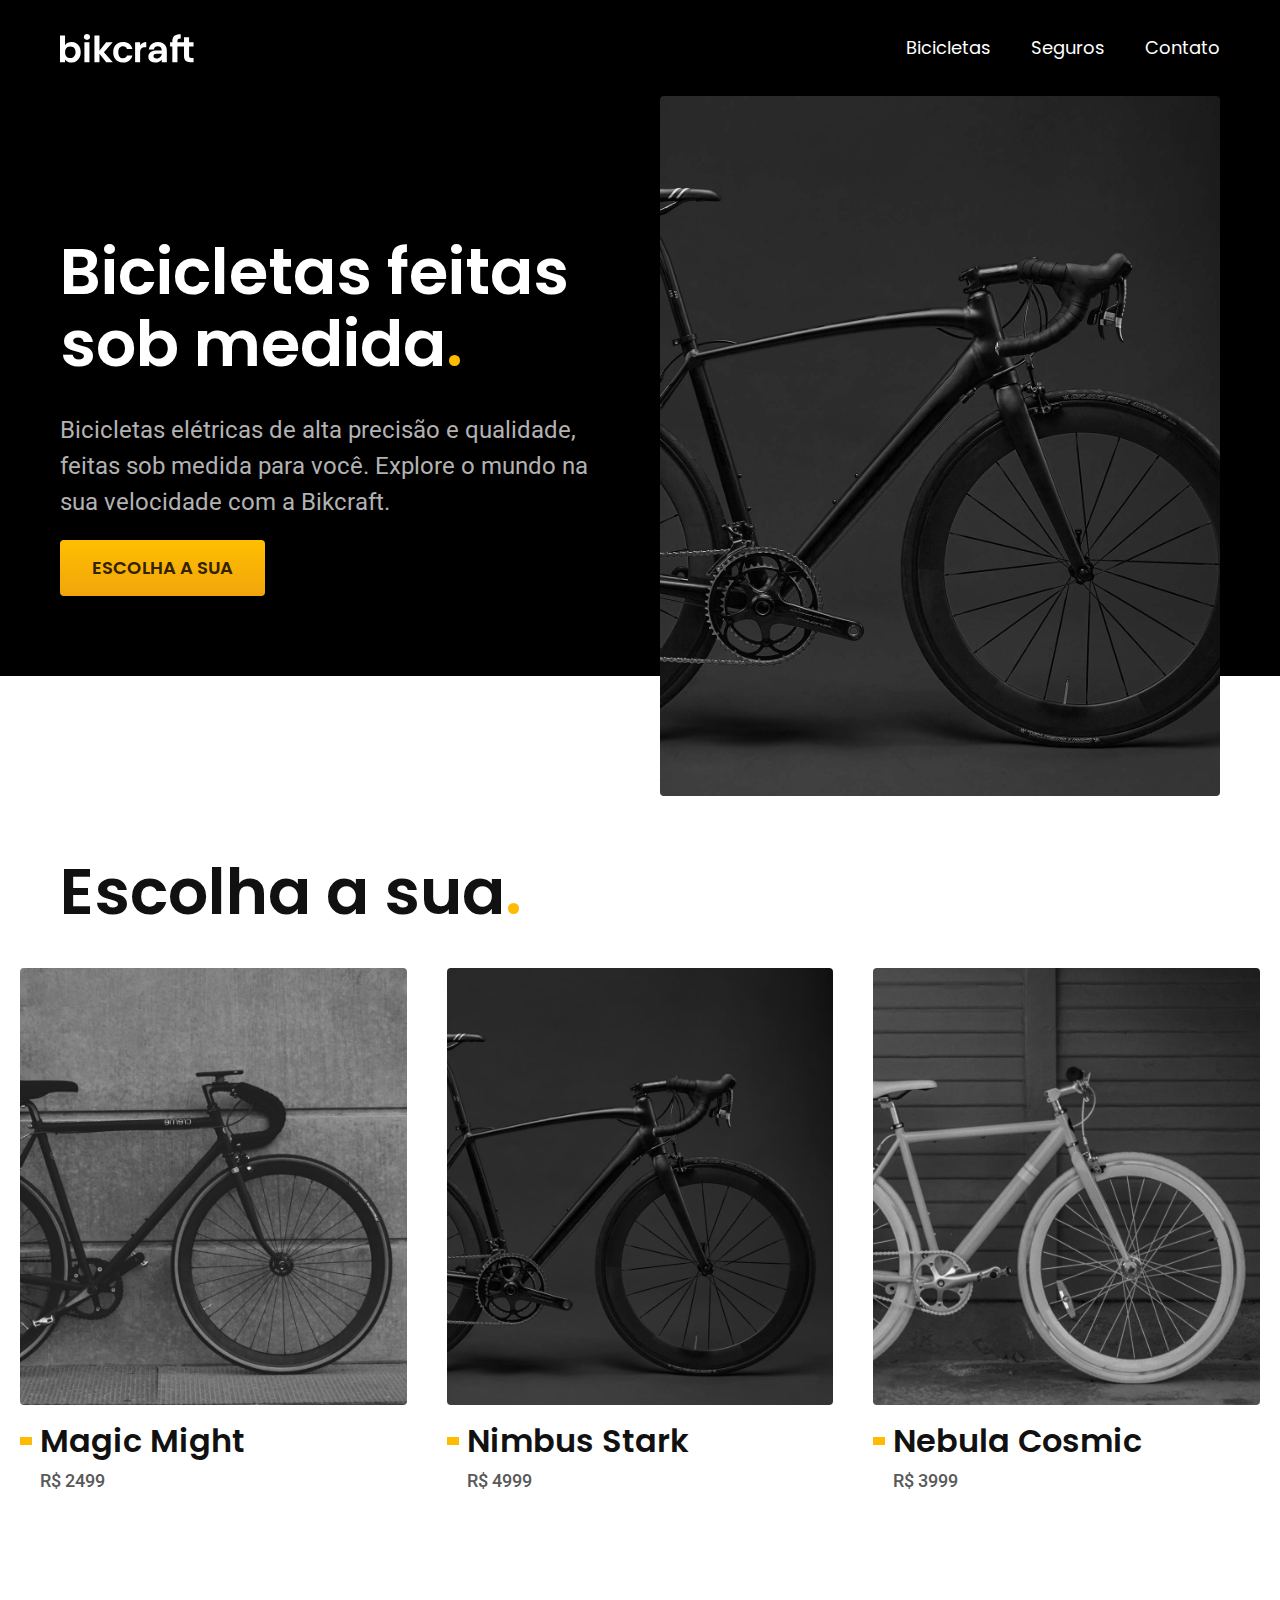
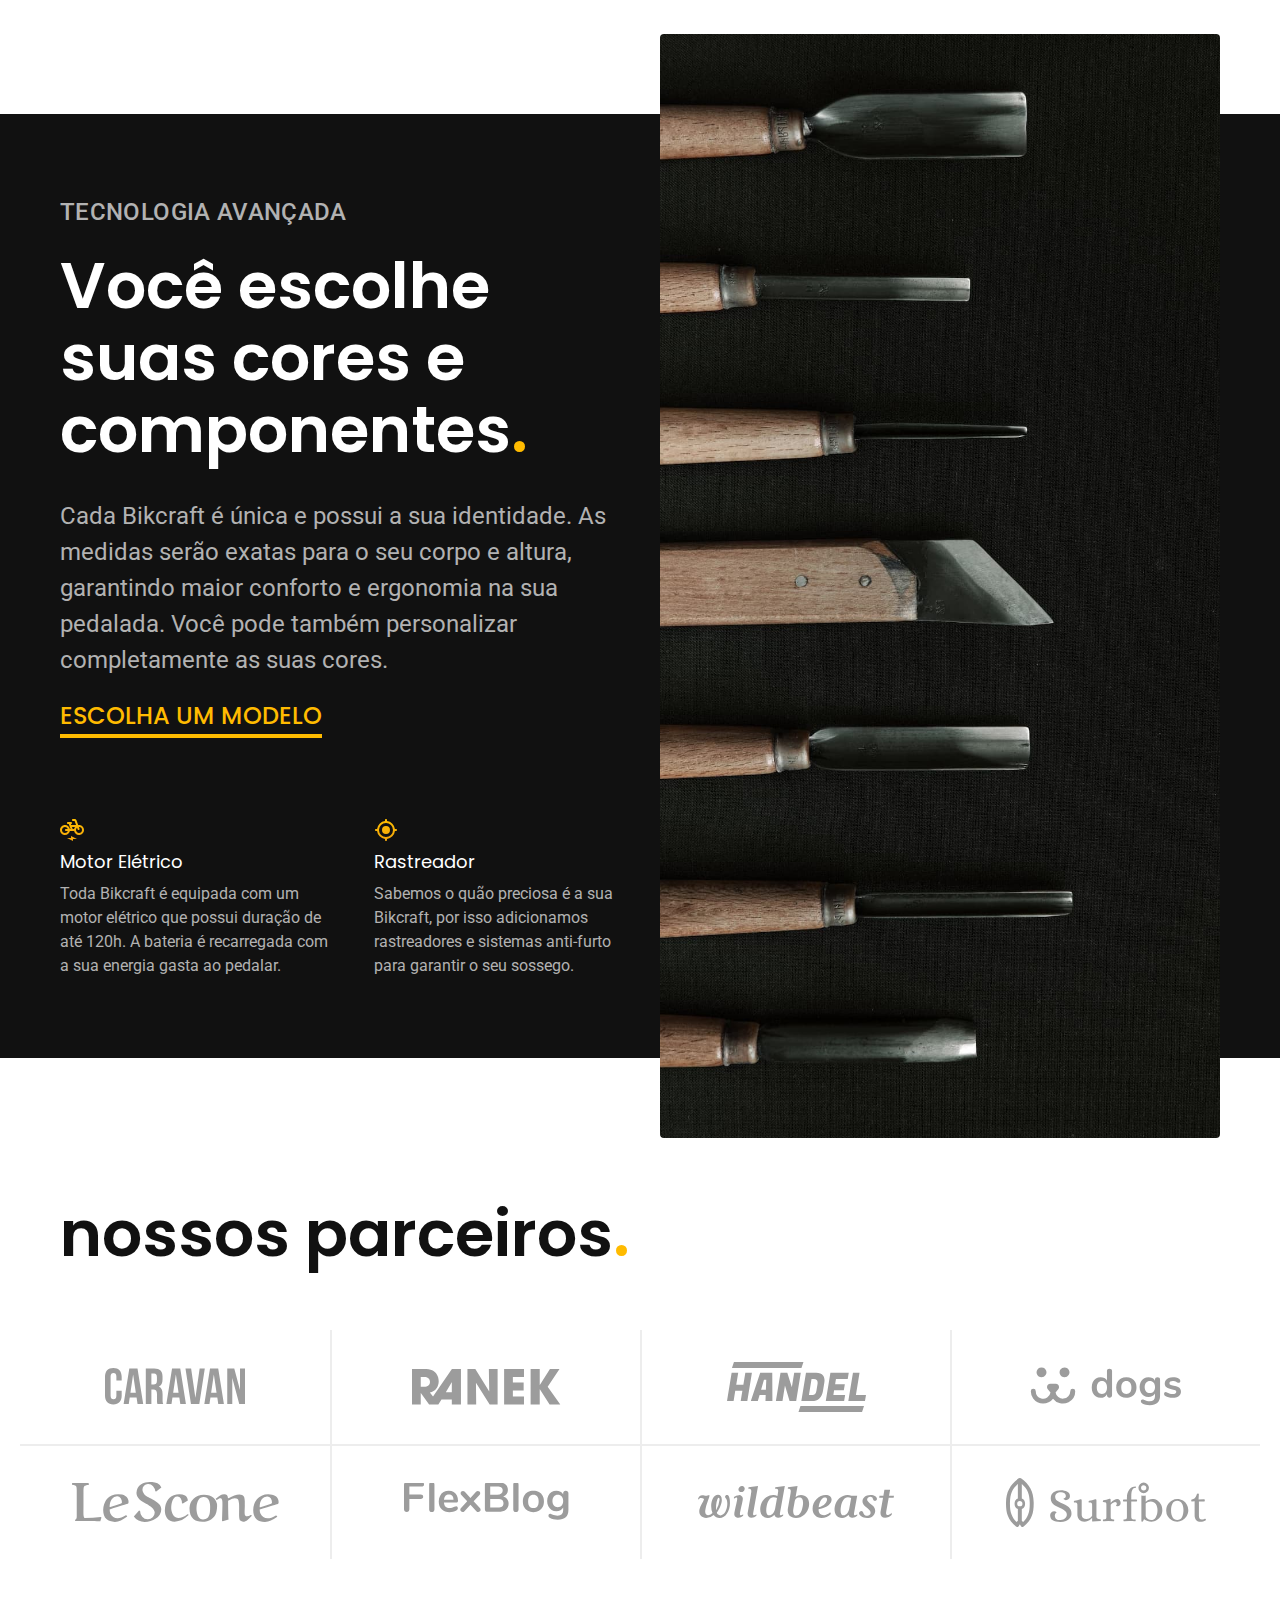
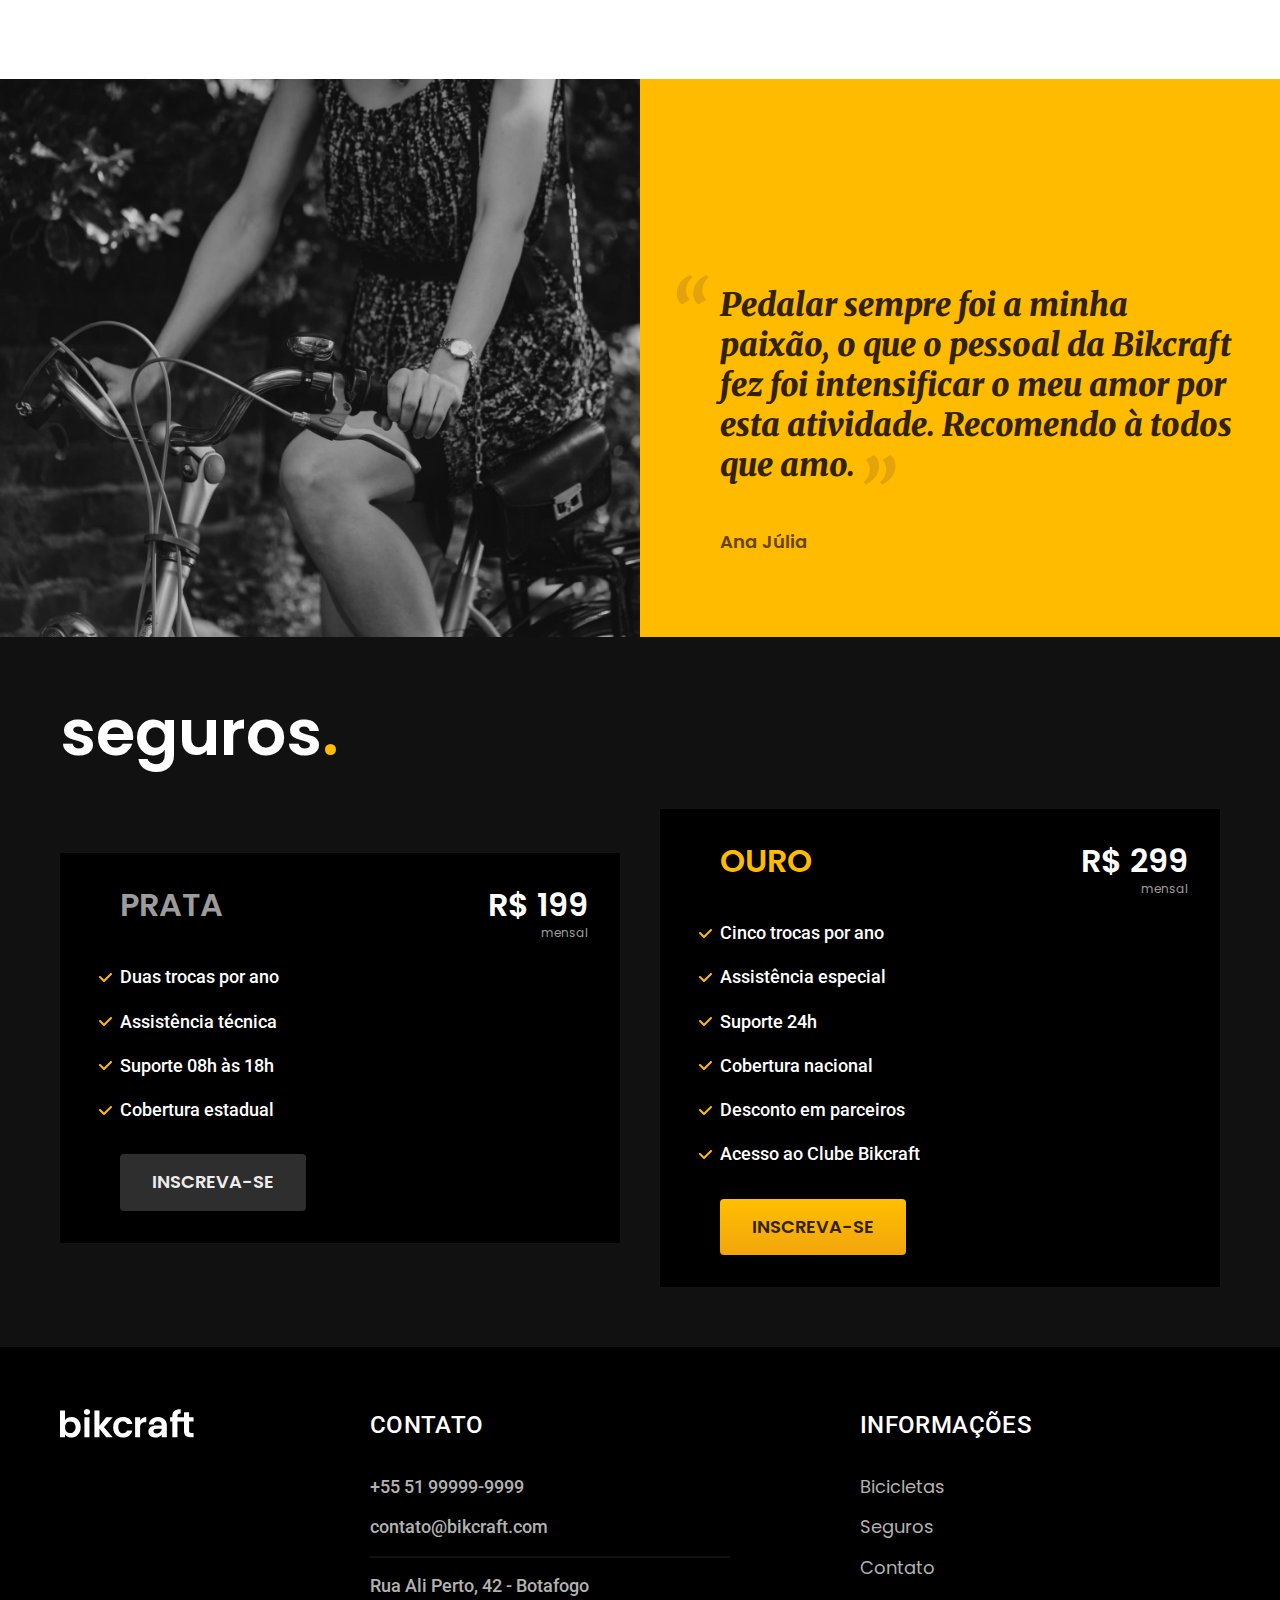
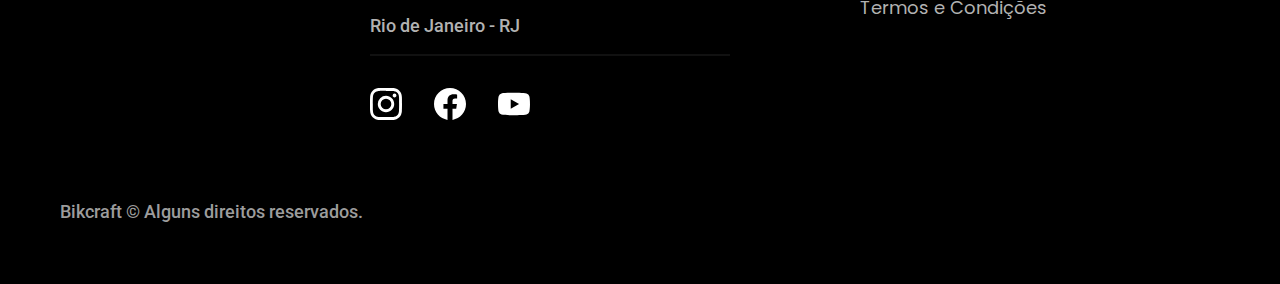
<file: index.html>
<!DOCTYPE html>
<html lang="pt-br">

<head>
  <meta charset="UTF-8">
  <meta name="viewport" content="width=device-width, initial-scale=1.0">

  <title>Bikcraft - Bicicletas Elétricas</title>
  <meta name="description" content="Bicicletas elétricas de alta precisão e qualidade,  feitas sob medida para o cliente. Explore o mundo na sua velocidade com a Bikcraft.">

  <link rel="stylesheet" href="./css/style.css">

  <link rel="preconnect" href="https://fonts.googleapis.com">
  <link rel="preconnect" href="https://fonts.gstatic.com" crossorigin>
  <link href="https://fonts.googleapis.com/css2?family=Merriweather:ital,wght@1,900&family=Poppins:wght@400;600&family=Roboto:wght@400;500&display=swap" rel="stylesheet">

<body>
  <header class="header-bg">
    <div class="header container">
      <a href="./">
        <img src="./img/bikcraft.svg" alt="Bikcraft">
      </a>

      <nav aria-label="primaria">
        <ul class="header-menu font-1-m cor-0">
          <li><a href="./bicicletas.html">Bicicletas</a></li>
          <li><a href="./seguros.html">Seguros</a></li>
          <li><a href="./contato.html">Contato</a></li>
        </ul>
      </nav>
    </div>
  </header>

  <main class="introducao-bg">
    <div class="introducao container">
      <div class="introducao-conteudo">
        <h1 class="font-1-xxl cor-0">Bicicletas feitas sob medida<span class="cor-p1">.</span></h1>
        <p class="font-2-l cor-5">Bicicletas elétricas de alta precisão e qualidade, feitas sob medida para você. Explore o mundo na sua velocidade com a Bikcraft.</p>
        <a class="botao" href="./bicicletas.html">Escolha a sua</a>
      </div>
      <div>
        <img src="./img/fotos/introducao.jpg" alt="Bicicleta elétrica preta.">
      </div>
    </div>
  </main>

  <article class="bicicletas-lista">
    <h2 class="container font-1-xxl">Escolha a sua<span class="cor-p1">.</span></h2>

    <ul>
      <li>
        <a href="./bicicletas/magic.html">
          <img src="./img/bicicletas/magic-home.jpg" alt="Bicicleta preta">
          <h3 class="font-1-xl">Magic Might</h3>
          <span class="font-2-m cor-8">R$ 2499</span>
        </a>
      </li>
      <li>
        <a href="./bicicletas/nimbus.html">
          <img src="./img/bicicletas/nimbus-home.jpg" alt="Bicicleta preta">
          <h3 class="font-1-xl">Nimbus Stark</h3>
          <span class="font-2-m cor-8">R$ 4999</span>
        </a>
      </li>
      <li>
        <a href="./bicicletas/magic.html">
          <img src="./img/bicicletas/nebula-home.jpg" alt="Bicicleta preta">
          <h3 class="font-1-xl">Nebula Cosmic</h3>
          <span class="font-2-m cor-8">R$ 3999</span>
        </a>
      </li>
    </ul>
  </article>

  <article class="tecnologia-bg">
    <div class="tecnologia container">
      <div class="tecnologia-conteudo">
        <span class="font-2-l-b cor-5">Tecnologia Avançada</span>
        <h2 class="font-1-xxl cor-0">Você escolhe suas cores e componentes<span class="cor-p1">.</span></h2>
        <p class="font-2-l cor-5">Cada Bikcraft é única e possui a sua identidade. As medidas serão exatas para o seu corpo e altura, garantindo maior conforto e ergonomia na sua pedalada. Você pode também personalizar completamente as suas cores.</p>
        <a class="link" href="./bicicletas.html">Escolha um modelo</a>
        <div class="tecnologia-vantagens">
          <div>
            <img src="./img/icones/eletrica.svg" alt="">
            <h3 class="font-1-m cor-0">Motor Elétrico</h3>
            <p class="font-2-s cor-5">Toda Bikcraft é equipada com um motor elétrico que possui duração de até 120h. A bateria é recarregada com a sua energia gasta ao pedalar.</p>
          </div>
          <div>
            <img src="./img/icones/rastreador.svg" alt="">
            <h3 class="font-1-m cor-0">Rastreador</h3>
            <p class="font-2-s cor-5">Sabemos o quão preciosa é a sua Bikcraft, por isso adicionamos rastreadores e sistemas anti-furto para garantir o seu sossego.</p>
          </div>
        </div>
      </div>
      <div class="tecnologia-imagem">
        <img src="./img/fotos/tecnologia.jpg" alt="">
      </div>
    </div>
  </article>

  <section class="parceiros" aria-label="Nossos parceiros">
    <h2 class="container font-1-xxl">nossos parceiros<span class="cor-p1">.</span></h2>
    <ul>
      <li><img src="./img/parceiros/caravan.svg" alt="caravan"></li>
      <li><img src="./img/parceiros/ranek.svg" alt="ranek"></li>
      <li><img src="./img/parceiros/handel.svg" alt="handel"></li>
      <li><img src="./img/parceiros/dogs.svg" alt="dogs"></li>
      <li><img src="./img/parceiros/lescone.svg" alt="lescone"></li>
      <li><img src="./img/parceiros/flexblog.svg" alt="flexblog"></li>
      <li><img src="./img/parceiros/wildbeast.svg" alt="wildbeast"></li>
      <li><img src="./img/parceiros/surfbot.svg" alt="surfbot"></li>
    </ul>
  </section>

  <section class="depoimento" aria-label="Depoimento">
    <div>
      <img src="./img/fotos/depoimento.jpg" alt="Pessoa pedalando uma bicicleta Bikcraft">
    </div>
    <div class="depoimento-conteudo">
      <blockquote class="font-1-xl cor-p5">
        <p>Pedalar sempre foi a minha paixão, o que o pessoal da Bikcraft fez foi intensificar o meu amor por esta atividade. Recomendo à todos que amo.</p>
        <span class="font-1-m-b cor-p4">Ana Júlia</span>
      </blockquote>
    </div>
  </section>

  <article class="seguros-bg">
    <div class="seguros container">
      <h2 class="font-1-xxl cor-0">seguros<span class="cor-p1">.</span></h2>
      <div class="seguros-item">
        <h3 class="font-1-xl cor-6">PRATA</h3>
        <span class="font-1-xl cor-0">R$ 199 <span class="font-1-xs cor-6">mensal</span></span>
        <ul class="font-2-m cor-0">
          <li>Duas trocas por ano</li>
          <li>Assistência técnica</li>
          <li>Suporte 08h às 18h</li>
          <li>Cobertura estadual</li>
        </ul>
        <a class="botao secundario" href="./orcamento.html">Inscreva-se</a>
      </div>

      <div class="seguros-item">
        <h3 class="font-1-xl cor-p1">OURO</h3>
        <span class="font-1-xl cor-0">R$ 299 <span class="font-1-xs cor-6">mensal</span></span>
        <ul class="font-2-m cor-0">
          <li>Cinco trocas por ano</li>
          <li>Assistência especial</li>
          <li>Suporte 24h</li>
          <li>Cobertura nacional</li>
          <li>Desconto em parceiros</li>
          <li>Acesso ao Clube Bikcraft</li>
        </ul>
        <a class="botao" href="./orcamento.html">Inscreva-se</a>
      </div>
    </div>
  </article>

  <footer class="footer-bg">
    <div class="footer container">
      <img src="./img/bikcraft.svg" alt="Bikcraft">
      <div class="footer-contato">
        <h3 class="font-2-l-b cor-0">Contato</h3>
        <ul class="font-2-m cor-5">
          <li><a href="tel:+5551999999999">+55 51 99999-9999</a></li>
          <li><a href="mailto:contato@bikcraft.com">contato@bikcraft.com</a></li>
          <li>Rua Ali Perto, 42 - Botafogo</li>
          <li>Rio de Janeiro - RJ</li>
        </ul>
        <div class="footer-redes">
          <a href="./">
            <img src="./img/redes/instagram.svg" alt="Instagram">
          </a>
          <a href="./">
            <img src="./img/redes/facebook.svg" alt="Facebook">
          </a>
          <a href="./">
            <img src="./img/redes/youtube.svg" alt="Youtube">
          </a>
        </div>
      </div>
      <div class="footer-informacoes">
        <h3 class="font-2-l-b cor-0">Informações</h3>
        <nav>
          <ul class="font-1-m cor-5">
            <li><a href="./bicicletas.html">Bicicletas</a></li>
            <li><a href="./seguros.html">Seguros</a></li>
            <li><a href="./contato.html">Contato</a></li>
            <li><a href="./termos.html">Termos e Condições</a></li>
          </ul>
        </nav>
      </div>
      <p class="footer-copy font-2-m cor-6">Bikcraft © Alguns direitos reservados.</p>
    </div>
  </footer>
</body>

</html>
</file>
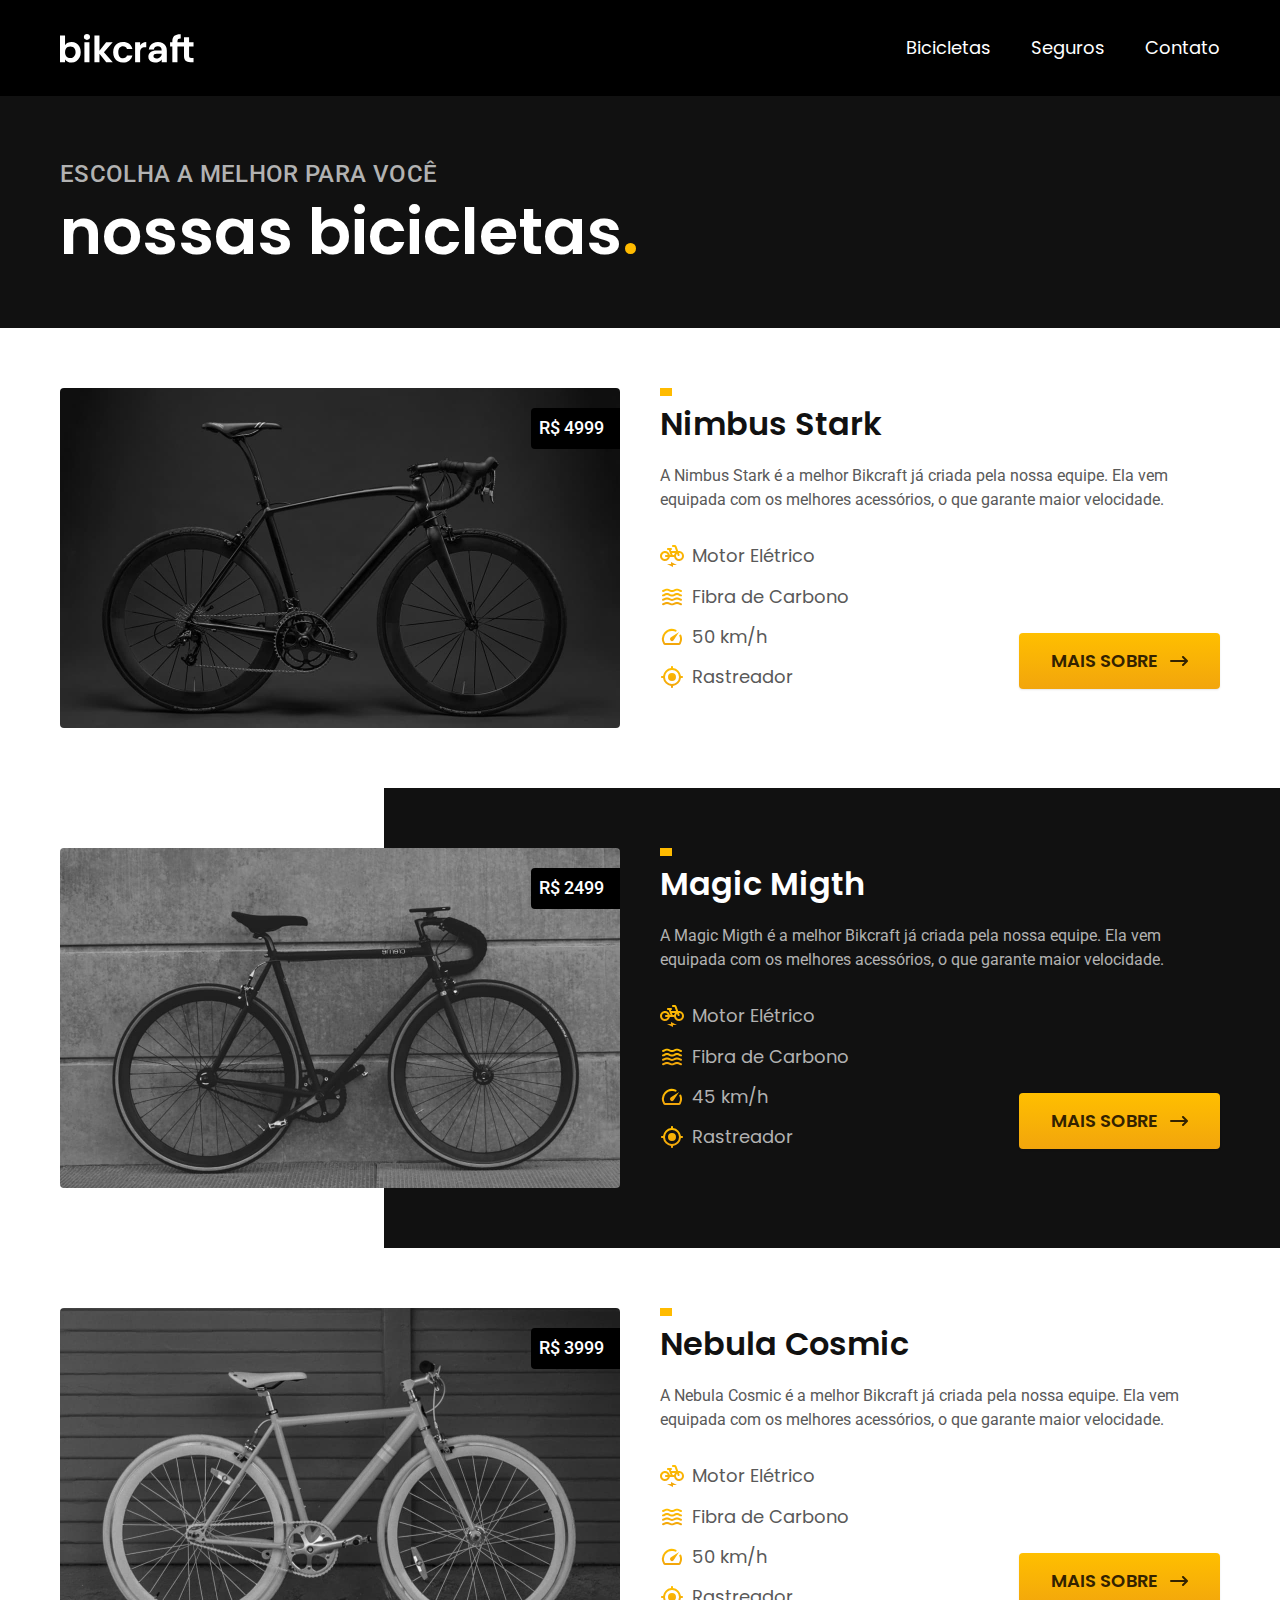
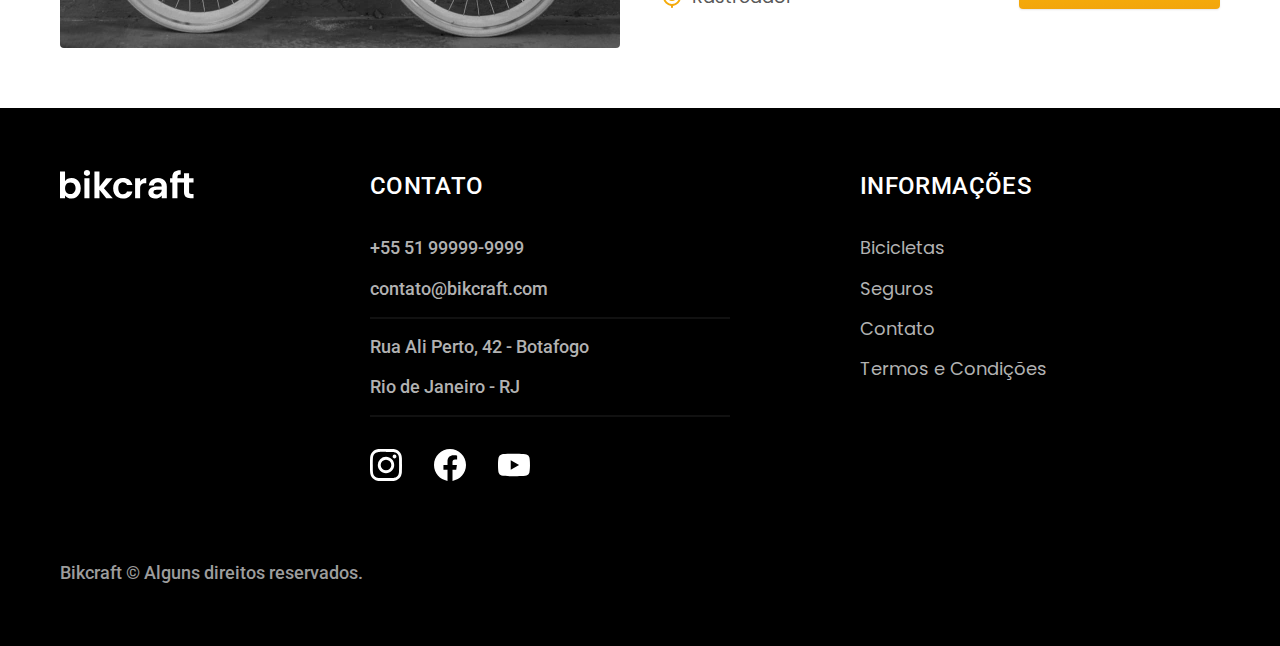
<file: bicicletas.html>
<!DOCTYPE html>
<html lang="pt-br">

<head>
  <meta charset="UTF-8">
  <meta name="viewport" content="width=device-width, initial-scale=1.0">

  <title>Bicicletas | Bikcraft</title>
  <meta name="description" content="Bicicletas.">

  <link rel="stylesheet" href="./css/style.css">

  <link rel="preconnect" href="https://fonts.googleapis.com">
  <link rel="preconnect" href="https://fonts.gstatic.com" crossorigin>
  <link href="https://fonts.googleapis.com/css2?family=Merriweather:ital,wght@1,900&family=Poppins:wght@400;600&family=Roboto:wght@400;500&display=swap" rel="stylesheet">

<body id="bicicletas">
  <header class="header-bg">
    <div class="header container">
      <a href="./">
        <img src="./img/bikcraft.svg" alt="Bikcraft">
      </a>

      <nav aria-label="primaria">
        <ul class="header-menu font-1-m cor-0">
          <li><a href="./bicicletas.html">Bicicletas</a></li>
          <li><a href="./seguros.html">Seguros</a></li>
          <li><a href="./contato.html">Contato</a></li>
        </ul>
      </nav>
    </div>
  </header>

  <main>
    <div class="titulo-bg">
        <div class="titulo container">
            <p class="font-2-l-b cor-5">Escolha a melhor para você</p>
            <h1 class="font-1-xxl cor-0">nossas bicicletas<span class="cor-p1">.</span></h1>
        </div>
    </div>

    <div class="bicicletas container">
      <div class="bicicletas-imagem">
        <img src="./img/bicicletas/nimbus.jpg" alt="Bicicleta preta">
        <span class="font-2-m cor-0">R$ 4999</span>
      </div>
      <div class="bicicletas-conteudo">
        <h2 class="font-1-xl">Nimbus Stark</h2>
        <p class="font-2-s cor-8">A Nimbus Stark é a melhor Bikcraft já criada pela nossa equipe. Ela vem equipada com os melhores acessórios, o que garante maior velocidade.</p>
        <ul class="font-1-m cor-8">
          <li>
            <img src="./img/icones/eletrica.svg" alt="">
            Motor Elétrico
          </li>
          <li>
            <img src="./img/icones/carbono.svg" alt="">
            Fibra de Carbono
          </li>
          <li>
            <img src="./img/icones/velocidade.svg" alt="">
            50 km/h
          </li>
          <li>
            <img src="./img/icones/rastreador.svg" alt="">
            Rastreador
          </li>
        </ul>
        <a class="botao seta" href="./bicicletas/nimbus.html">Mais Sobre</a>
      </div>
    </div>

    <div class="bicicletas-bg">
      <div class="bicicletas container">
        <div class="bicicletas-imagem">
          <img src="./img/bicicletas/magic.jpg" alt="Bicicleta branca">
          <span class="font-2-m cor-0">R$ 2499</span>
        </div>
        <div class="bicicletas-conteudo">
          <h2 class="font-1-xl cor-0">Magic Migth</h2>
          <p class="font-2-s cor-5">A Magic Migth é a melhor Bikcraft já criada pela nossa equipe. Ela vem equipada com os melhores acessórios, o que garante maior velocidade.</p>
          <ul class="font-1-m cor-5">
            <li>
              <img src="./img/icones/eletrica.svg" alt="">
              Motor Elétrico
            </li>
            <li>
              <img src="./img/icones/carbono.svg" alt="">
              Fibra de Carbono
            </li>
            <li>
              <img src="./img/icones/velocidade.svg" alt="">
              45 km/h
            </li>
            <li>
              <img src="./img/icones/rastreador.svg" alt="">
              Rastreador
            </li>
          </ul>
          <a class="botao seta" href="./bicicletas/magic.html">Mais Sobre</a>
        </div>
      </div>
    </div>

    <div class="bicicletas container">
      <div class="bicicletas-imagem">
        <img src="./img/bicicletas/nebula.jpg" alt="Bicicleta preta">
        <span class="font-2-m cor-0">R$ 3999</span>
      </div>
      <div class="bicicletas-conteudo">
        <h2 class="font-1-xl">Nebula Cosmic</h2>
        <p class="font-2-s cor-8">A Nebula Cosmic é a melhor Bikcraft já criada pela nossa equipe. Ela vem equipada com os melhores acessórios, o que garante maior velocidade.</p>
        <ul class="font-1-m cor-8">
          <li>
            <img src="./img/icones/eletrica.svg" alt="">
            Motor Elétrico
          </li>
          <li>
            <img src="./img/icones/carbono.svg" alt="">
            Fibra de Carbono
          </li>
          <li>
            <img src="./img/icones/velocidade.svg" alt="">
            50 km/h
          </li>
          <li>
            <img src="./img/icones/rastreador.svg" alt="">
            Rastreador
          </li>
        </ul>
        <a class="botao seta" href="./bicicletas/nebula.html">Mais Sobre</a>
      </div>
    </div>
  </main>

  <footer class="footer-bg">
    <div class="footer container">
      <img src="./img/bikcraft.svg" alt="Bikcraft">
      <div class="footer-contato">
        <h3 class="font-2-l-b cor-0">Contato</h3>
        <ul class="font-2-m cor-5">
          <li><a href="tel:+5551999999999">+55 51 99999-9999</a></li>
          <li><a href="mailto:contato@bikcraft.com">contato@bikcraft.com</a></li>
          <li>Rua Ali Perto, 42 - Botafogo</li>
          <li>Rio de Janeiro - RJ</li>
        </ul>
        <div class="footer-redes">
          <a href="./">
            <img src="./img/redes/instagram.svg" alt="Instagram">
          </a>
          <a href="./">
            <img src="./img/redes/facebook.svg" alt="Facebook">
          </a>
          <a href="./">
            <img src="./img/redes/youtube.svg" alt="Youtube">
          </a>
        </div>
      </div>
      <div class="footer-informacoes">
        <h3 class="font-2-l-b cor-0">Informações</h3>
        <nav>
          <ul class="font-1-m cor-5">
            <li><a href="./bicicletas.html">Bicicletas</a></li>
            <li><a href="./seguros.html">Seguros</a></li>
            <li><a href="./contato.html">Contato</a></li>
            <li><a href="./termos.html">Termos e Condições</a></li>
          </ul>
        </nav>
      </div>
      <p class="footer-copy font-2-m cor-6">Bikcraft © Alguns direitos reservados.</p>
    </div>
  </footer>
</body>
</file>
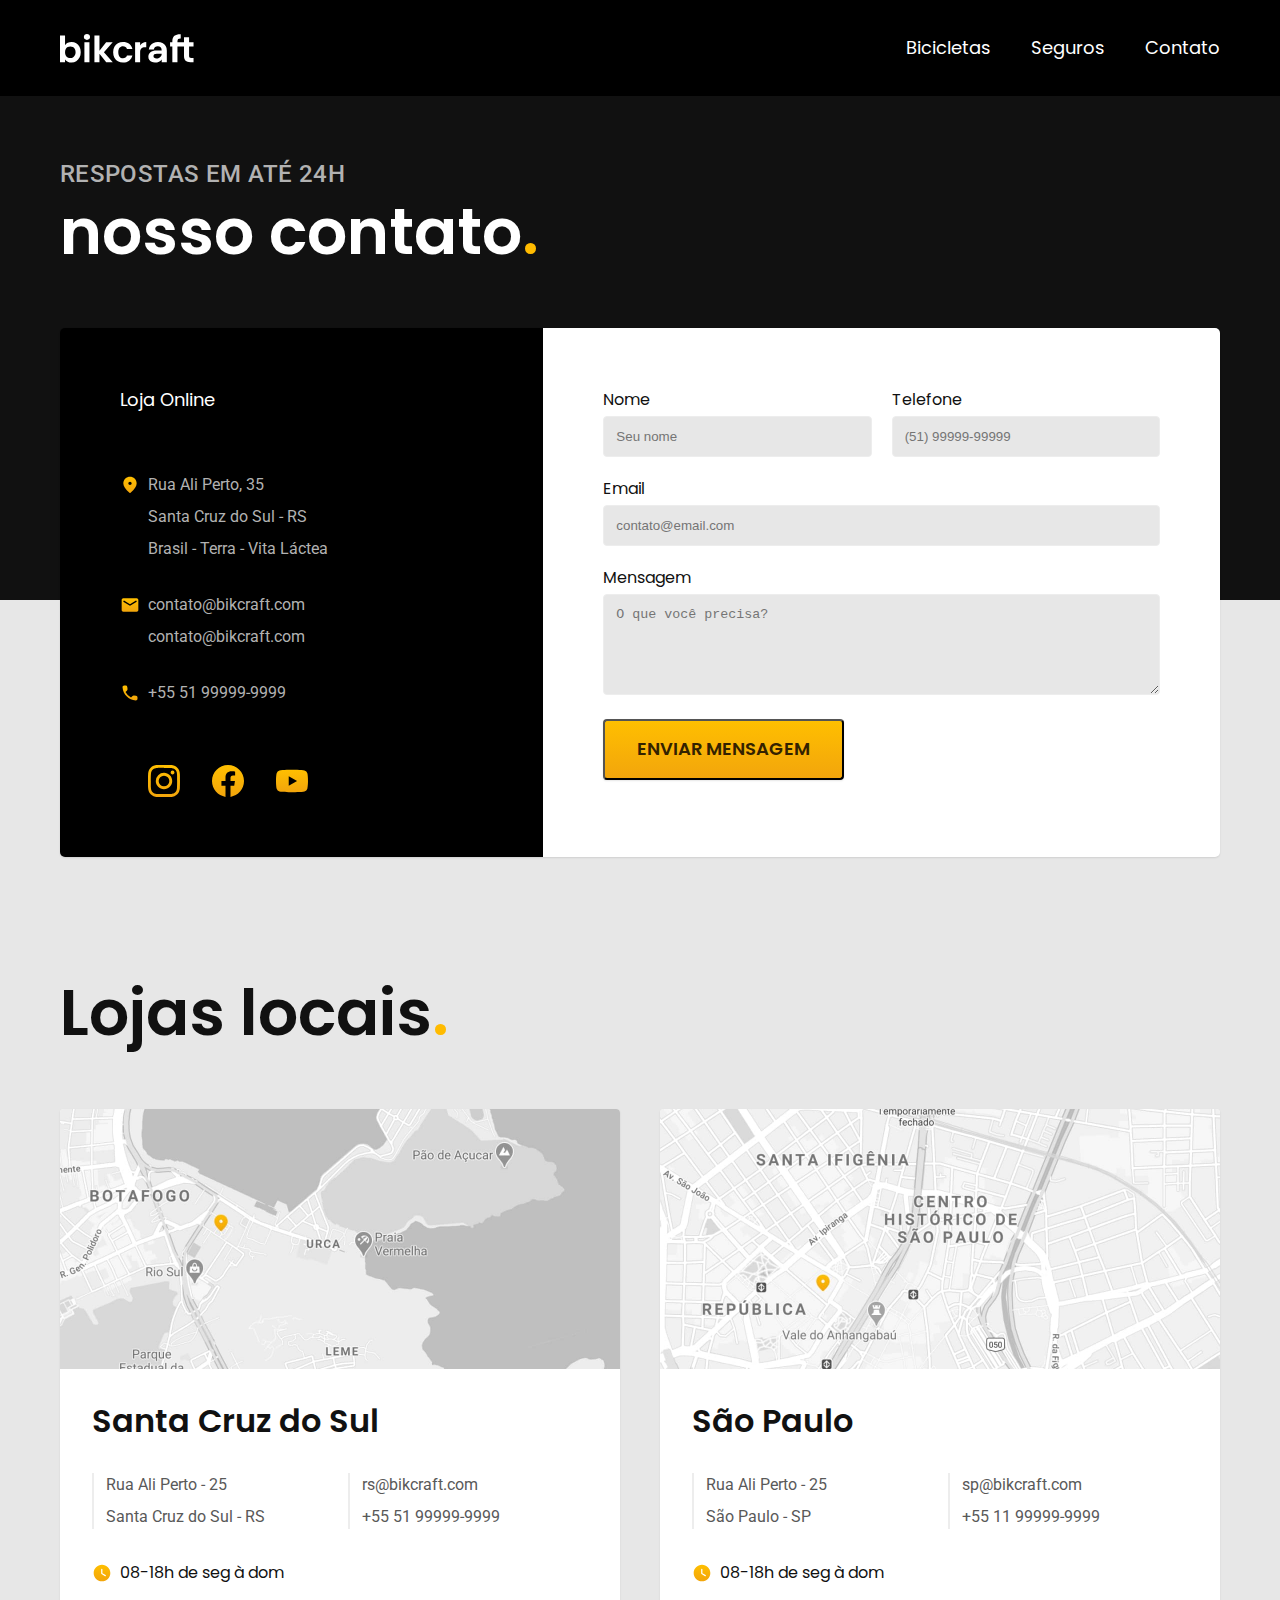
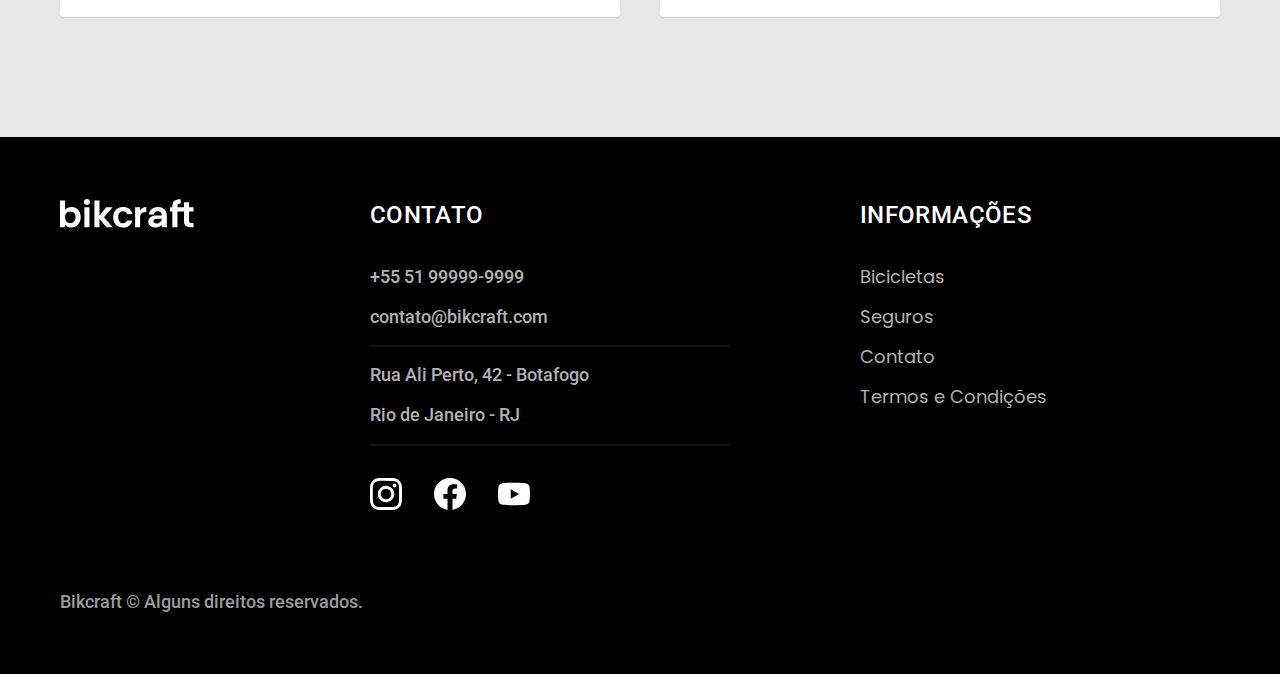
<file: contato.html>
<!DOCTYPE html>
<html lang="pt-br">

<head>
  <meta charset="UTF-8">
  <meta name="viewport" content="width=device-width, initial-scale=1.0">

  <title>Contato | Bikcraft</title>
  <meta name="description" content="Contato.">

  <link rel="stylesheet" href="./css/style.css">

  <link rel="preconnect" href="https://fonts.googleapis.com">
  <link rel="preconnect" href="https://fonts.gstatic.com" crossorigin>
  <link href="https://fonts.googleapis.com/css2?family=Merriweather:ital,wght@1,900&family=Poppins:wght@400;600&family=Roboto:wght@400;500&display=swap" rel="stylesheet">

<body id="contato">
  <header class="header-bg">
    <div class="header container">
      <a href="./">
        <img src="./img/bikcraft.svg" alt="Bikcraft">
      </a>

      <nav aria-label="primaria">
        <ul class="header-menu font-1-m cor-0">
          <li><a href="./bicicletas.html">Bicicletas</a></li>
          <li><a href="./seguros.html">Seguros</a></li>
          <li><a href="./contato.html">Contato</a></li>
        </ul>
      </nav>
    </div>
  </header>

  <main>
    <div class="titulo-bg">
      <div class="titulo container">
        <p class="font-2-l-b cor-5">Respostas em até 24h</p>
        <h1 class="font-1-xxl cor-0">nosso contato<span class="cor-p1">.</span></h1>
      </div>
    </div>

    <div class="contato container">
      <section class="contato-dados" aria-label="Endereço">
        <h2 class="font-1-m cor-0">Loja Online</h2>
        <div class="contato-endereco font-2-s cor-4">
          <p>Rua Ali Perto, 35</p>
          <p>Santa Cruz do Sul - RS</p>
          <p>Brasil - Terra - Vita Láctea</p>
        </div>
        <address class="contato-meios font-2-s cor-4">
          <a href="mailto:contato@bikcraft.com">contato@bikcraft.com</a>
          <a href="mailto:assistencia@bikcraft.com">contato@bikcraft.com</a>
          <a href="tel:+5551999999999">+55 51 99999-9999</a>
        </address>
        <div class="contato-redes">
          <a href="./">
            <img src="./img/redes/instagram-p.svg" alt="Instagram">
          </a>
          <a href="./">
            <img src="./img/redes/facebook-p.svg" alt="Facebook">
          </a>
          <a href="./">
            <img src="./img/redes/youtube-p.svg" alt="Youtube">
          </a>
        </div>
      </section>
      <section class="contato-formulario" aria-label="Formulário">
        <form class="form" action="./contato.html">
          <div>
            <label for="nome">Nome</label>
            <input type="text" id="nome" name="nome" placeholder="Seu nome">
          </div>
          <div>
            <label for="telefone">Telefone</label>
            <input type="text" id="telefone" name="telefone" placeholder="(51) 99999-99999">
          </div>
          <div class="col-2">
            <label for="email">Email</label>
            <input type="email" id="email" name="email" placeholder="contato@email.com">
          </div>
          <div class="col-2">
            <label for="mensagem">Mensagem</label>
            <textarea rows="5" id="mensagem" name="mensagem" placeholder="O que você precisa?"></textarea>
          </div>
          <button class="botao col-2">Enviar Mensagem</button>
        </form>
      </section>
    </div>
  </main>

  <article class="lojas container">
    <h2 class="font-1-xxl">Lojas locais<span class="cor-p1">.</span></h2>
    <div class="lojas-item">
      <img src="./img/lojas/rj.jpg" alt="mapa marcando endereço Rua Ali Perto, 25 Santa Cruz do Sul, RS">
      <div class="lojas-conteudo">
        <h3 class="font-1-xl">Santa Cruz do Sul</h3>
        <div class="lojas-dados font-2-s cor-8">
          <p>Rua Ali Perto - 25</p>
          <p>Santa Cruz do Sul - RS</p>
        </div>
        <div class="lojas-dados font-2-s cor-8">
          <a href="mailto:rs@bikcraft.com">rs@bikcraft.com</a>
          <a href="tel:+5551999999999">+55 51 99999-9999</a>
        </div>
        <p class="lojas-tempo font-1-s"><img src="./img/icones/horario.svg" alt="">08-18h de seg à dom</p>
      </div>
    </div>

    <div class="lojas-item">
      <img src="./img/lojas/sp.jpg" alt="mapa marcando endereço Rua Ali Perto, 25 São Paulo, SP">
      <div class="lojas-conteudo">
        <h3 class="font-1-xl">São Paulo</h3>
        <div class="lojas-dados font-2-s cor-8">
          <p>Rua Ali Perto - 25</p>
          <p>São Paulo - SP</p>
        </div>
        <div class="lojas-dados font-2-s cor-8">
          <a href="mailto:sp@bikcraft.com">sp@bikcraft.com</a>
          <a href="tel:+5551999999999">+55 11 99999-9999</a>
        </div>
        <p class="lojas-tempo font-1-s"><img src="./img/icones/horario.svg" alt="">08-18h de seg à dom</p>
      </div>
    </div>
  </article>

  <footer class="footer-bg">
    <div class="footer container">
      <img src="./img/bikcraft.svg" alt="Bikcraft">
      <div class="footer-contato">
        <h3 class="font-2-l-b cor-0">Contato</h3>
        <ul class="font-2-m cor-5">
          <li><a href="tel:+5551999999999">+55 51 99999-9999</a></li>
          <li><a href="mailto:contato@bikcraft.com">contato@bikcraft.com</a></li>
          <li>Rua Ali Perto, 42 - Botafogo</li>
          <li>Rio de Janeiro - RJ</li>
        </ul>
        <div class="footer-redes">
          <a href="./">
            <img src="./img/redes/instagram.svg" alt="Instagram">
          </a>
          <a href="./">
            <img src="./img/redes/facebook.svg" alt="Facebook">
          </a>
          <a href="./">
            <img src="./img/redes/youtube.svg" alt="Youtube">
          </a>
        </div>
      </div>
      <div class="footer-informacoes">
        <h3 class="font-2-l-b cor-0">Informações</h3>
        <nav>
          <ul class="font-1-m cor-5">
            <li><a href="./bicicletas.html">Bicicletas</a></li>
            <li><a href="./seguros.html">Seguros</a></li>
            <li><a href="./contato.html">Contato</a></li>
            <li><a href="./termos.html">Termos e Condições</a></li>
          </ul>
        </nav>
      </div>
      <p class="footer-copy font-2-m cor-6">Bikcraft © Alguns direitos reservados.</p>
    </div>
  </footer>
</body>
</file>
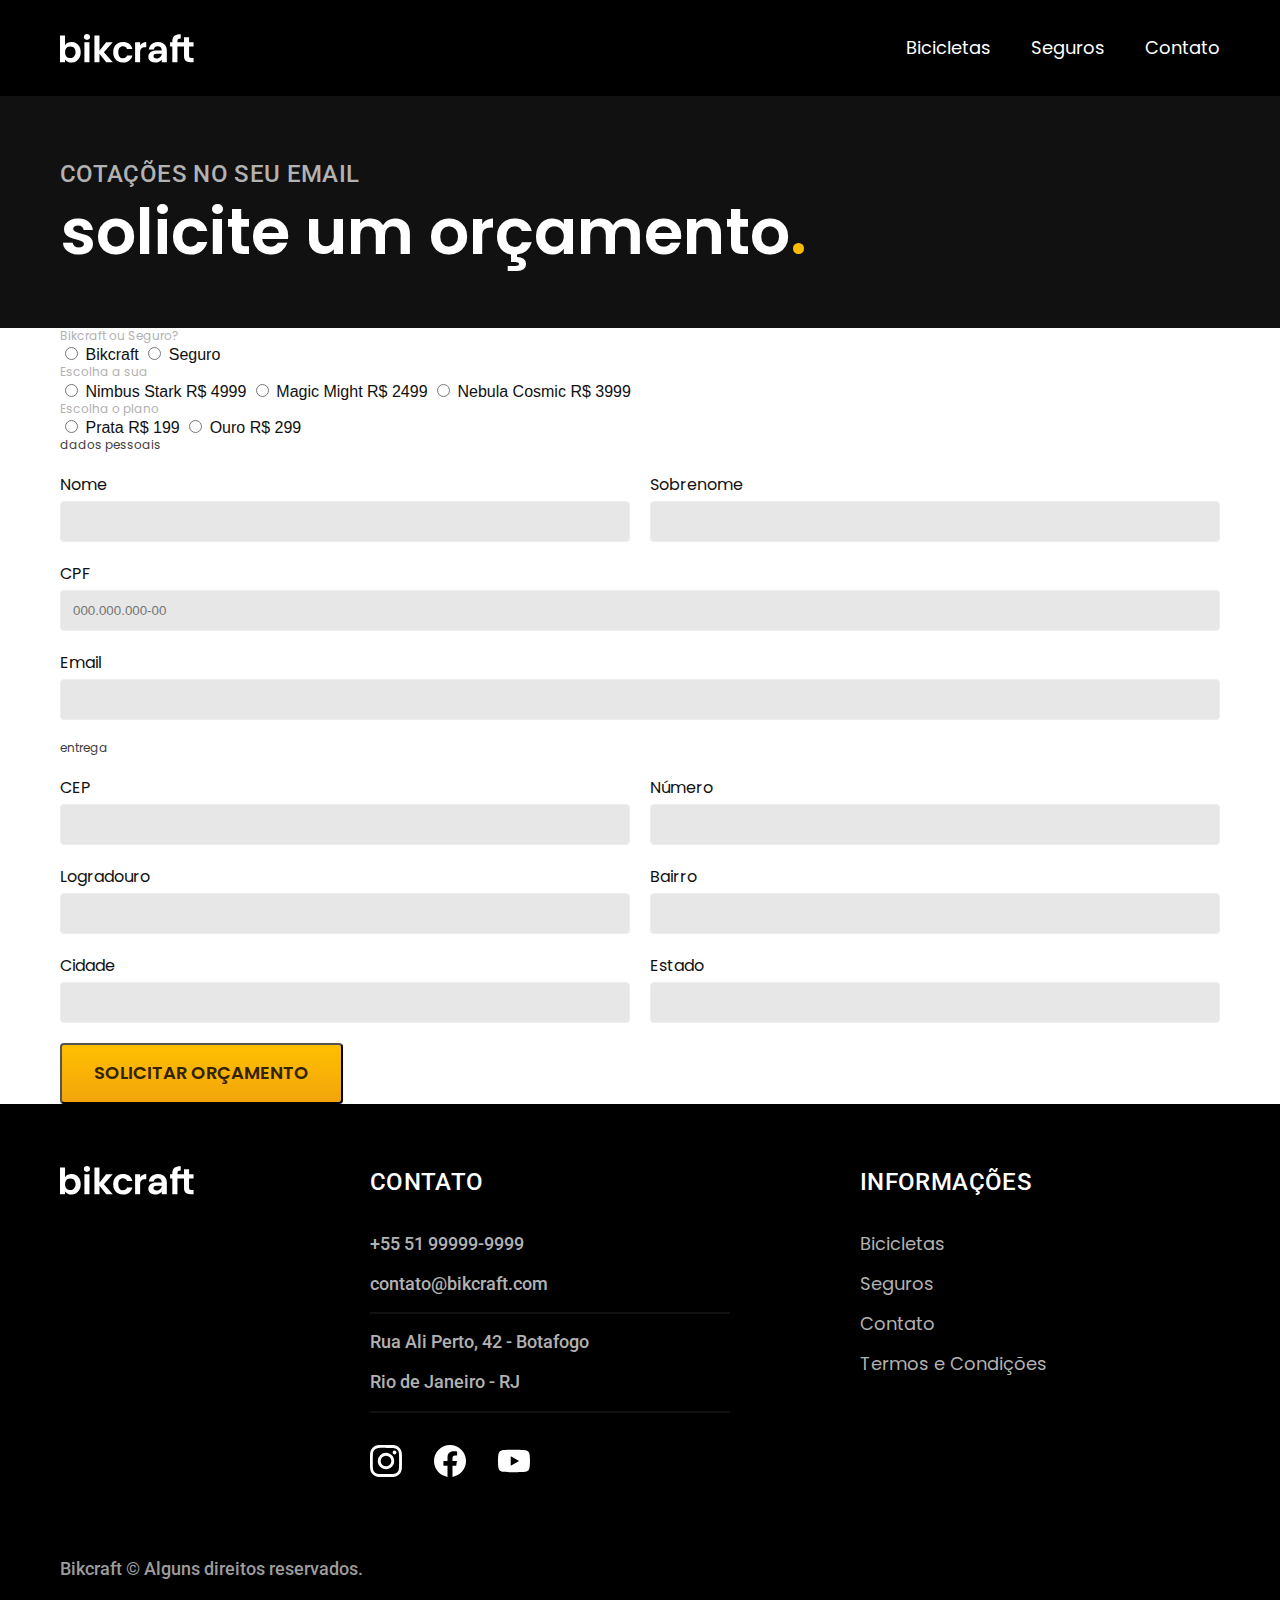
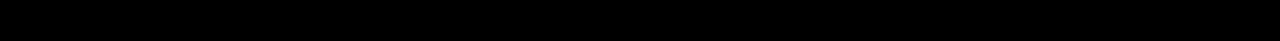
<file: orcamento.html>
<!DOCTYPE html>
<html lang="pt-br">

<head>
  <meta charset="UTF-8">
  <meta name="viewport" content="width=device-width, initial-scale=1.0">

  <title>Orçamento | Bikcraft</title>
  <meta name="description" content="Orçamento.">

  <link rel="stylesheet" href="./css/style.css">

  <link rel="preconnect" href="https://fonts.googleapis.com">
  <link rel="preconnect" href="https://fonts.gstatic.com" crossorigin>
  <link href="https://fonts.googleapis.com/css2?family=Merriweather:ital,wght@1,900&family=Poppins:wght@400;600&family=Roboto:wght@400;500&display=swap" rel="stylesheet">

<body id="orcamento">
  <header class="header-bg">
    <div class="header container">
      <a href="./">
        <img src="./img/bikcraft.svg" alt="Bikcraft">
      </a>

      <nav aria-label="primaria">
        <ul class="header-menu font-1-m cor-0">
          <li><a href="./bicicletas.html">Bicicletas</a></li>
          <li><a href="./seguros.html">Seguros</a></li>
          <li><a href="./contato.html">Contato</a></li>
        </ul>
      </nav>
    </div>
  </header>

  <main>
    <div class="titulo-bg">
        <div class="titulo container">
            <p class="font-2-l-b cor-5">Cotações no seu email</p>
            <h1 class="font-1-xxl cor-0">solicite um orçamento<span class="cor-p1">.</span></h1>
        </div>
    </div>

    <form class="orcamento container" action="./">
      <div class="orcamento-produto">
        <h2 class="font-1-xs cor-5">Bikcraft ou Seguro?</h2>

        <input type="radio" name="tipo" value="bikcraft" id="bikcraft">
        <label for="bikcraft">Bikcraft</label>

        <input type="radio" name="tipo" value="seguro" id="seguro">
        <label for="seguro">Seguro</label>

        <div class="orcamento-conteudo" id="orcamento-bikcraft">
          <h2 class="font-1-xs cor-5">Escolha a sua</h2>

          <input type="radio" name="produto" value="nimbus" id="nimbus">
          <label for="nimbus">Nimbus Stark <span>R$ 4999</span></label>

          <input type="radio" name="produto" value="magic" id="magic">
          <label for="magic">Magic Might <span>R$ 2499</span></label>

          <input type="radio" name="produto" value="nebula" id="nebula">
          <label for="nebula">Nebula Cosmic <span>R$ 3999</span></label>
        </div>

        <div class="orcamento-conteudo" id="orcamento-seguro">
          <h2 class="font-1-xs cor-5">Escolha o plano</h2>

          <input type="radio" name="produto" value="prata" id="prata">
          <label for="prata">Prata <span>R$ 199</span></label>

          <input type="radio" name="produto" value="ouro" id="ouro">
          <label for="ouro">Ouro <span>R$ 299</span></label>
        </div>
      </div>
      <div class="orcamento-dados form">
        <h2 class="font-1-xs cor-9 col-2">dados pessoais</h2>
        <div>
          <label for="nome">Nome</label>
          <input type="text" id="nome" name="nome">
        </div>
        <div>
          <label for="sobrenome">Sobrenome</label>
          <input type="text" id="sobrenome" name="sobrenome">
        </div>
        <div class="col-2">
          <label for="cpf">CPF</label>
          <input type="text" id="cpf" name="cpf" placeholder="000.000.000-00">
        </div>
        <div class="col-2">
          <label for="email">Email</label>
          <input type="email" id="email" name="email">
        </div>
        <h2 class="font-1-xs cor-9 col-2">entrega</h2>
        <div>
          <label for="cep">CEP</label>
          <input type="text" id="cep" name="cep">
        </div>
        <div>
          <label for="numero">Número</label>
          <input type="text" id="numero" name="numero">
        </div>
        <div>
          <label for="logradouro">Logradouro</label>
          <input type="text" id="logradouro" name="logradouro">
        </div>
        <div>
          <label for="bairro">Bairro</label>
          <input type="text" id="bairro" name="bairro">
        </div>
        <div>
          <label for="cidade">Cidade</label>
          <input type="text" id="cidade" name="cidade">
        </div>
        <div>
          <label for="estado">Estado</label>
          <input type="text" id="estado" name="estado">
        </div>
        <button class="botao col-2">Solicitar Orçamento</button>
      </div>
    </form>
  </main>

  <footer class="footer-bg">
    <div class="footer container">
      <img src="./img/bikcraft.svg" alt="Bikcraft">
      <div class="footer-contato">
        <h3 class="font-2-l-b cor-0">Contato</h3>
        <ul class="font-2-m cor-5">
          <li><a href="tel:+5551999999999">+55 51 99999-9999</a></li>
          <li><a href="mailto:contato@bikcraft.com">contato@bikcraft.com</a></li>
          <li>Rua Ali Perto, 42 - Botafogo</li>
          <li>Rio de Janeiro - RJ</li>
        </ul>
        <div class="footer-redes">
          <a href="./">
            <img src="./img/redes/instagram.svg" alt="Instagram">
          </a>
          <a href="./">
            <img src="./img/redes/facebook.svg" alt="Facebook">
          </a>
          <a href="./">
            <img src="./img/redes/youtube.svg" alt="Youtube">
          </a>
        </div>
      </div>
      <div class="footer-informacoes">
        <h3 class="font-2-l-b cor-0">Informações</h3>
        <nav>
          <ul class="font-1-m cor-5">
            <li><a href="./bicicletas.html">Bicicletas</a></li>
            <li><a href="./seguros.html">Seguros</a></li>
            <li><a href="./contato.html">Contato</a></li>
            <li><a href="./termos.html">Termos e Condições</a></li>
          </ul>
        </nav>
      </div>
      <p class="footer-copy font-2-m cor-6">Bikcraft © Alguns direitos reservados.</p>
    </div>
  </footer>
</body>
</file>
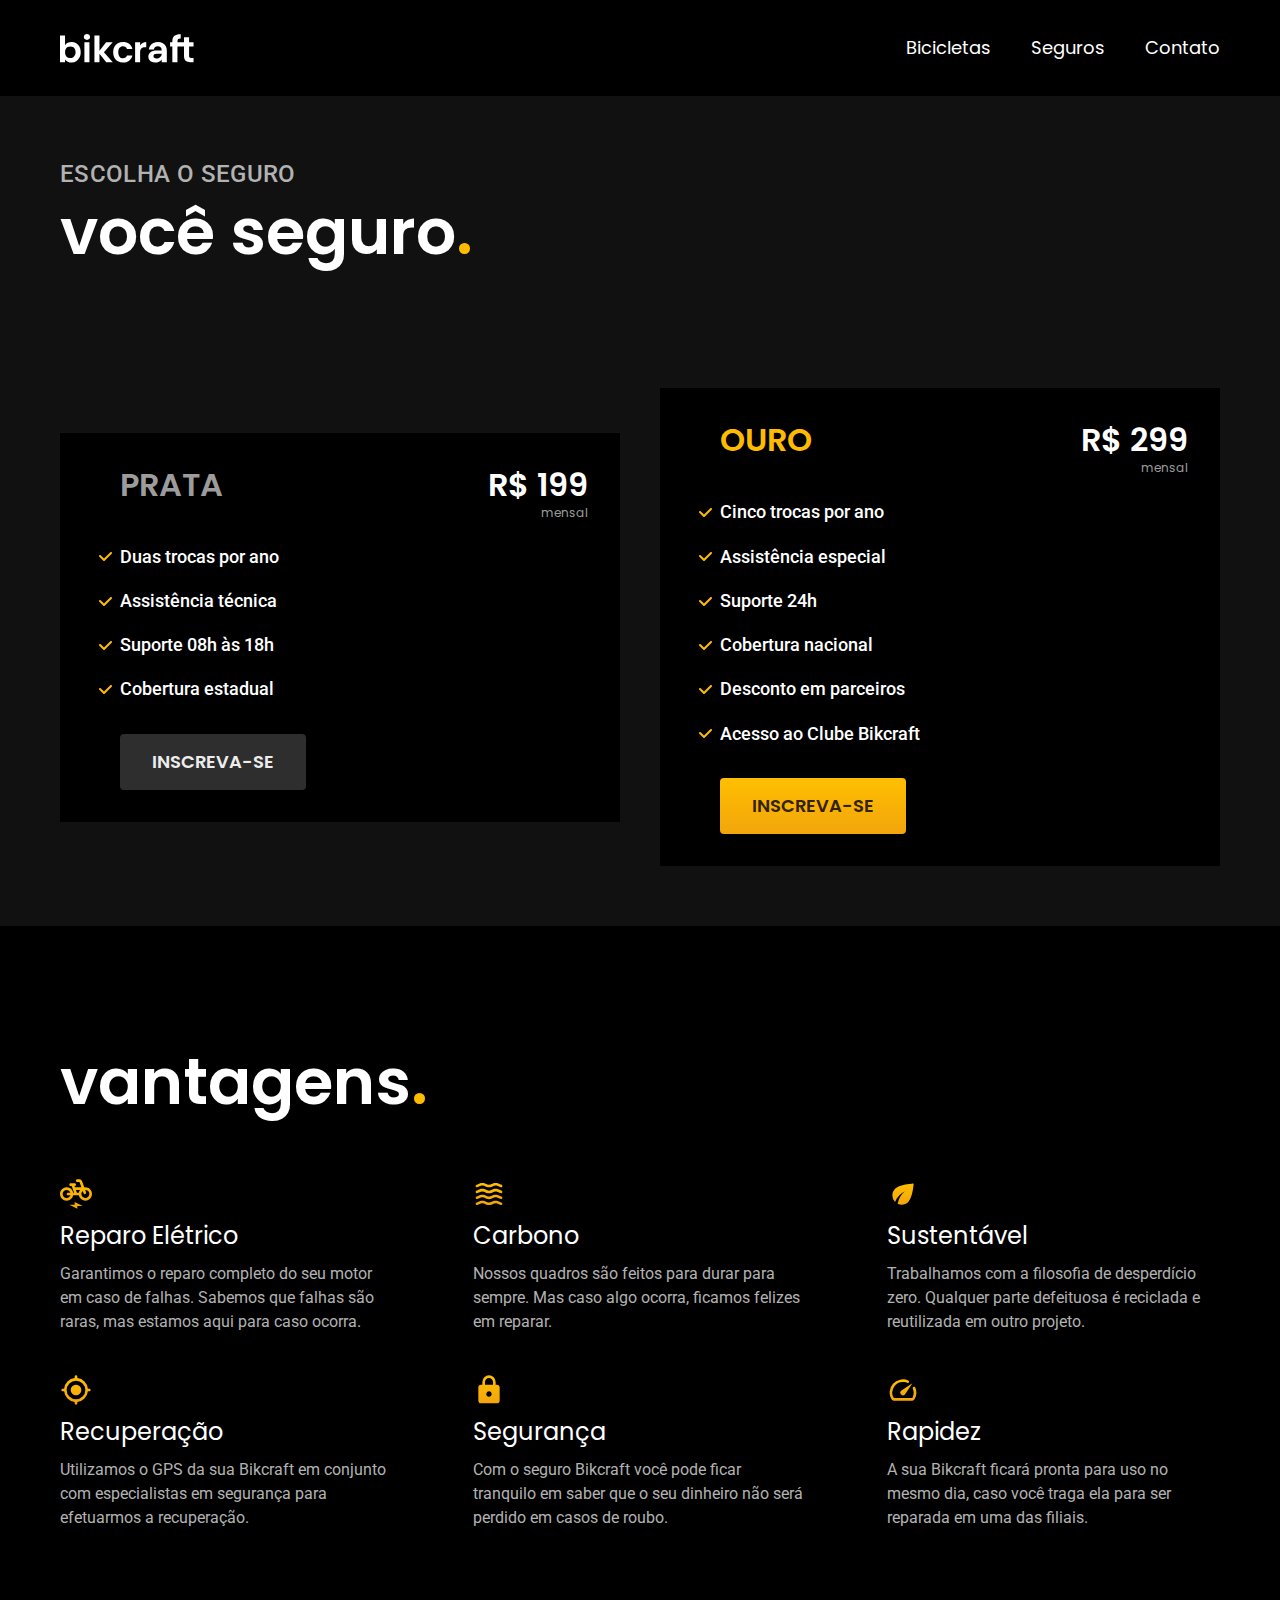
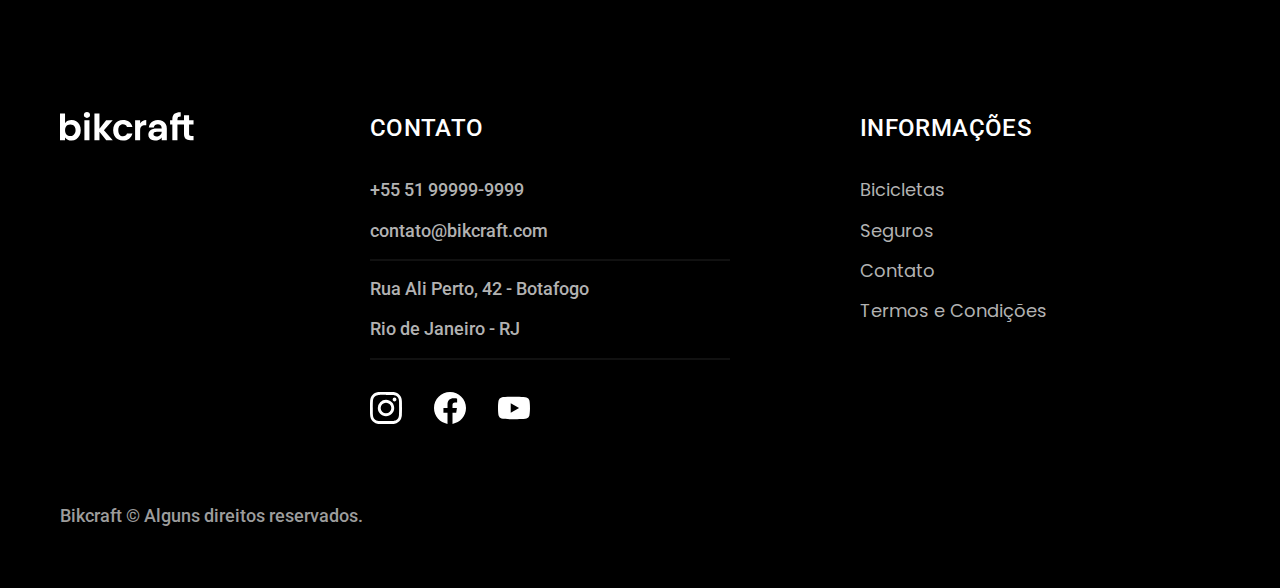
<file: seguros.html>
<!DOCTYPE html>
<html lang="pt-br">

<head>
  <meta charset="UTF-8">
  <meta name="viewport" content="width=device-width, initial-scale=1.0">

  <title>Seguros | Bikcraft</title>
  <meta name="description" content="Seguros.">

  <link rel="stylesheet" href="./css/style.css">

  <link rel="preconnect" href="https://fonts.googleapis.com">
  <link rel="preconnect" href="https://fonts.gstatic.com" crossorigin>
  <link href="https://fonts.googleapis.com/css2?family=Merriweather:ital,wght@1,900&family=Poppins:wght@400;600&family=Roboto:wght@400;500&display=swap" rel="stylesheet">

<body id="seguros">
  <header class="header-bg">
    <div class="header container">
      <a href="./">
        <img src="./img/bikcraft.svg" alt="Bikcraft">
      </a>

      <nav aria-label="primaria">
        <ul class="header-menu font-1-m cor-0">
          <li><a href="./bicicletas.html">Bicicletas</a></li>
          <li><a href="./seguros.html">Seguros</a></li>
          <li><a href="./contato.html">Contato</a></li>
        </ul>
      </nav>
    </div>
  </header>

  <main class="seguros-bg">
    <div class="titulo-bg">
        <div class="titulo container">
            <p class="font-2-l-b cor-5">Escolha o seguro</p>
            <h1 class="font-1-xxl cor-0">você seguro<span class="cor-p1">.</span></h1>
        </div>
    </div>

    <div class="seguros container">
      <div class="seguros-item">
        <h3 class="font-1-xl cor-6">PRATA</h3>
        <span class="font-1-xl cor-0">R$ 199 <span class="font-1-xs cor-6">mensal</span></span>
        <ul class="font-2-m cor-0">
          <li>Duas trocas por ano</li>
          <li>Assistência técnica</li>
          <li>Suporte 08h às 18h</li>
            <li>Cobertura estadual</li>
        </ul>
        <a class="botao secundario" href="./orcamento.html">Inscreva-se</a>
      </div>
  
      <div class="seguros-item">
        <h3 class="font-1-xl cor-p1">OURO</h3>
        <span class="font-1-xl cor-0">R$ 299 <span class="font-1-xs cor-6">mensal</span></span>
        <ul class="font-2-m cor-0">
          <li>Cinco trocas por ano</li>
          <li>Assistência especial</li>
          <li>Suporte 24h</li>
          <li>Cobertura nacional</li>
          <li>Desconto em parceiros</li>
          <li>Acesso ao Clube Bikcraft</li>
        </ul>
        <a class="botao" href="./orcamento.html">Inscreva-se</a>
      </div>
    </div>
  </main>

  <article class="vantagens-bg">
    <div class="vantagens container">
      <h2 class="font-1-xxl cor-0">vantagens<span class="cor-p1">.</span></h2>
      <ul>
        <li>
          <img src="./img/icones/eletrica.svg" alt="">
          <h3 class="font-1-l cor-0">Reparo Elétrico</h3>
          <p class="font-2-s cor-5">Garantimos o reparo completo do seu motor em caso de falhas. Sabemos que falhas são raras, mas estamos aqui para caso ocorra.</p>
        </li>
        <li>
          <img src="./img/icones/carbono.svg" alt="">
          <h3 class="font-1-l cor-0">Carbono</h3>
          <p class="font-2-s cor-5">Nossos quadros são feitos para durar para sempre. Mas caso algo ocorra, ficamos felizes em reparar.</p>
        </li>
        <li>
          <img src="./img/icones/sustentavel.svg" alt="">
          <h3 class="font-1-l cor-0">Sustentável</h3>
          <p class="font-2-s cor-5">Trabalhamos com a filosofia de desperdício zero. Qualquer parte defeituosa é reciclada e reutilizada em outro projeto.</p>
        </li>
        <li>
          <img src="./img/icones/rastreador.svg" alt="">
          <h3 class="font-1-l cor-0">Recuperação</h3>
          <p class="font-2-s cor-5">Utilizamos o GPS da sua Bikcraft em conjunto com especialistas em segurança para efetuarmos a recuperação.</p>
        </li>
        <li>
          <img src="./img/icones/seguro.svg" alt="">
          <h3 class="font-1-l cor-0">Segurança</h3>
          <p class="font-2-s cor-5">Com o seguro Bikcraft você pode ficar tranquilo em saber que o seu dinheiro não será perdido em casos de roubo.</p>
        </li>
        <li>
          <img src="./img/icones/velocidade.svg" alt="">
          <h3 class="font-1-l cor-0">Rapidez</h3>
          <p class="font-2-s cor-5">A sua Bikcraft ficará pronta para uso no mesmo dia, caso você traga ela para ser reparada em uma das filiais.</p>
        </li>
      </ul>
    </div>
  </article>

  <footer class="footer-bg">
    <div class="footer container">
      <img src="./img/bikcraft.svg" alt="Bikcraft">
      <div class="footer-contato">
        <h3 class="font-2-l-b cor-0">Contato</h3>
        <ul class="font-2-m cor-5">
          <li><a href="tel:+5551999999999">+55 51 99999-9999</a></li>
          <li><a href="mailto:contato@bikcraft.com">contato@bikcraft.com</a></li>
          <li>Rua Ali Perto, 42 - Botafogo</li>
          <li>Rio de Janeiro - RJ</li>
        </ul>
        <div class="footer-redes">
          <a href="./">
            <img src="./img/redes/instagram.svg" alt="Instagram">
          </a>
          <a href="./">
            <img src="./img/redes/facebook.svg" alt="Facebook">
          </a>
          <a href="./">
            <img src="./img/redes/youtube.svg" alt="Youtube">
          </a>
        </div>
      </div>
      <div class="footer-informacoes">
        <h3 class="font-2-l-b cor-0">Informações</h3>
        <nav>
          <ul class="font-1-m cor-5">
            <li><a href="./bicicletas.html">Bicicletas</a></li>
            <li><a href="./seguros.html">Seguros</a></li>
            <li><a href="./contato.html">Contato</a></li>
            <li><a href="./termos.html">Termos e Condições</a></li>
          </ul>
        </nav>
      </div>
      <p class="footer-copy font-2-m cor-6">Bikcraft © Alguns direitos reservados.</p>
    </div>
  </footer>
</body>
</file>
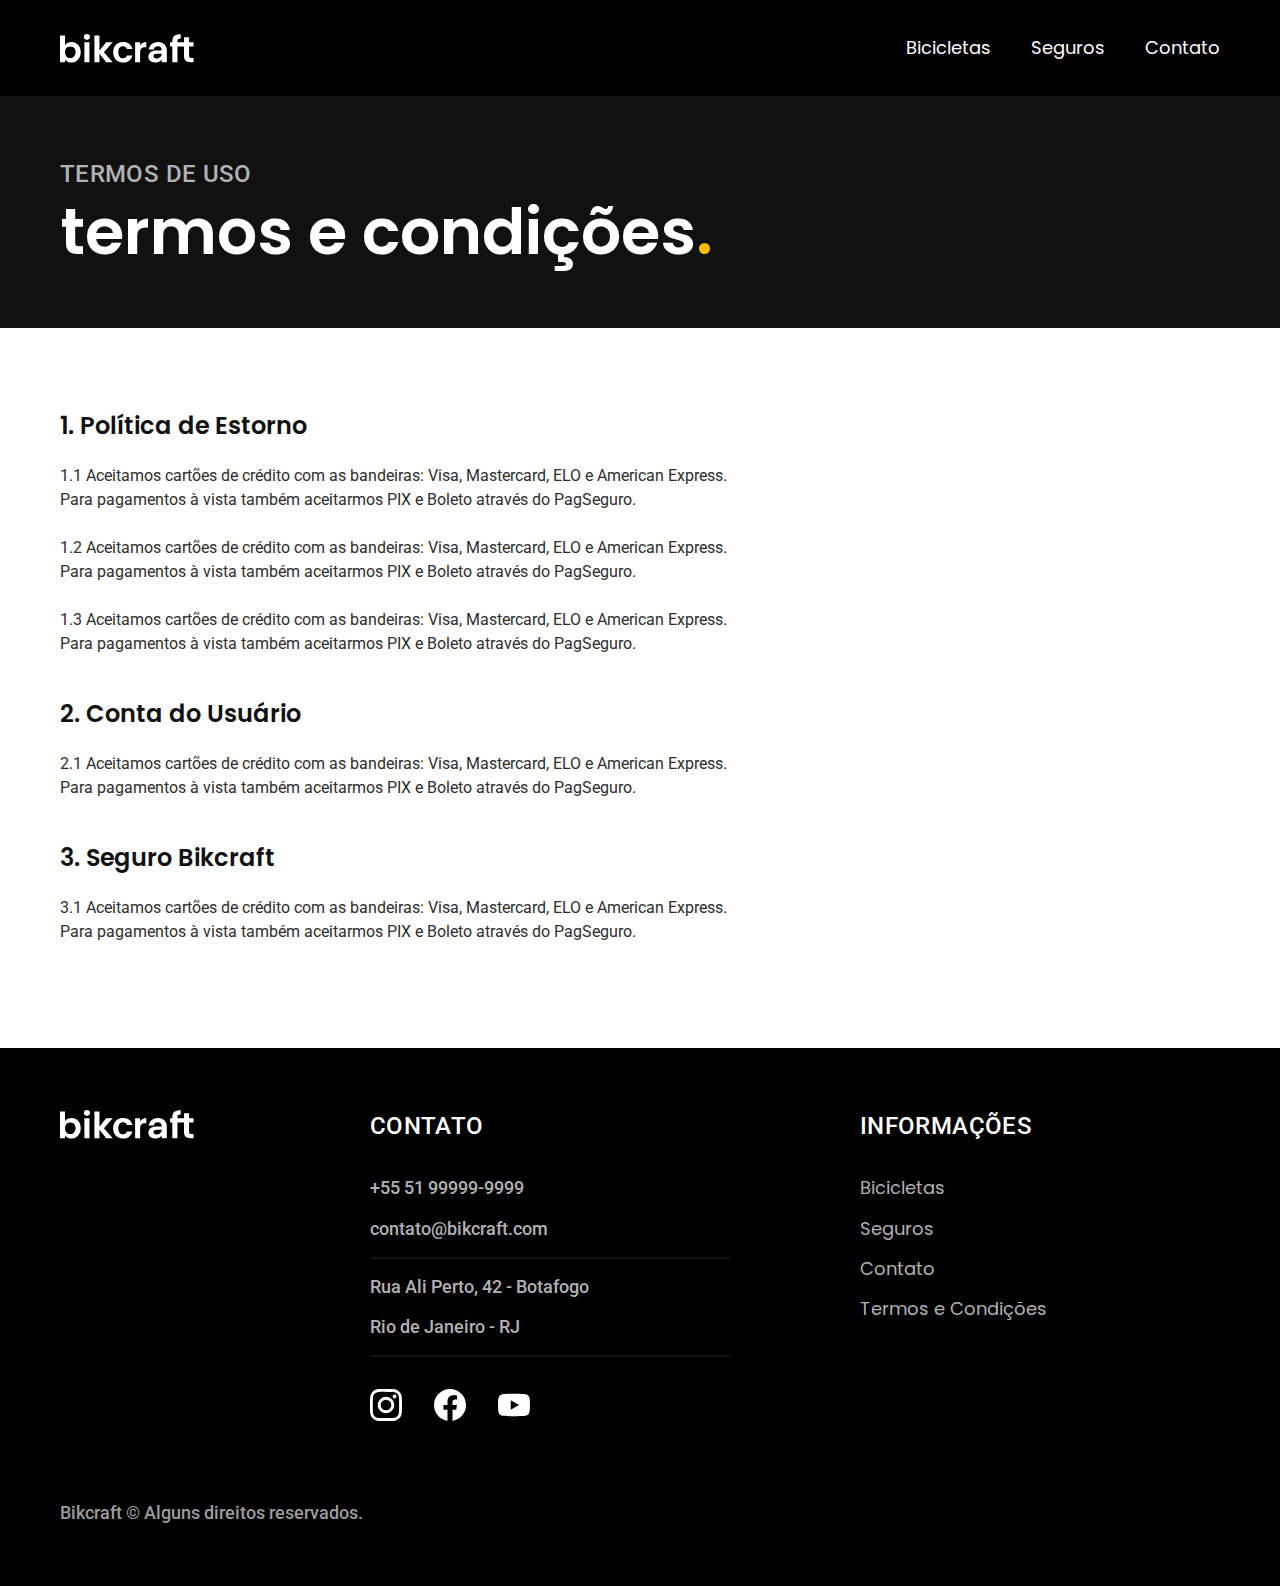
<file: termos.html>
<!DOCTYPE html>
<html lang="pt-br">

<head>
  <meta charset="UTF-8">
  <meta name="viewport" content="width=device-width, initial-scale=1.0">

  <title>Termos e Condições | Bikcraft</title>
  <meta name="description" content="Termos e condições.">

  <link rel="stylesheet" href="./css/style.css">

  <link rel="preconnect" href="https://fonts.googleapis.com">
  <link rel="preconnect" href="https://fonts.gstatic.com" crossorigin>
  <link href="https://fonts.googleapis.com/css2?family=Merriweather:ital,wght@1,900&family=Poppins:wght@400;600&family=Roboto:wght@400;500&display=swap" rel="stylesheet">

<body>
  <header class="header-bg">
    <div class="header container">
      <a href="./">
        <img src="./img/bikcraft.svg" alt="Bikcraft">
      </a>

      <nav aria-label="primaria">
        <ul class="header-menu font-1-m cor-0">
          <li><a href="./bicicletas.html">Bicicletas</a></li>
          <li><a href="./seguros.html">Seguros</a></li>
          <li><a href="./contato.html">Contato</a></li>
        </ul>
      </nav>
    </div>
  </header>

  <main>
    <div class="titulo-bg">
        <div class="titulo container">
            <p class="font-2-l-b cor-5">Termos de uso</p>
            <h1 class="font-1-xxl cor-0">termos e condições<span class="cor-p1">.</span></h1>
        </div>
    </div>

    <div class="termos font-2-s cor-10 container">
        <h2 class="font-1-l cor-11">1. Política de Estorno</h2>
        <p>1.1 Aceitamos cartões de crédito com as bandeiras: Visa, Mastercard, ELO e American Express. Para pagamentos à vista também aceitarmos PIX e Boleto através do PagSeguro.</p>
        <p>1.2 Aceitamos cartões de crédito com as bandeiras: Visa, Mastercard, ELO e American Express. Para pagamentos à vista também aceitarmos PIX e Boleto através do PagSeguro.</p>
        <p>1.3 Aceitamos cartões de crédito com as bandeiras: Visa, Mastercard, ELO e American Express. Para pagamentos à vista também aceitarmos PIX e Boleto através do PagSeguro.</p>
        <h2 class="font-1-l cor-11">2. Conta do Usuário</h2>
        <p>2.1 Aceitamos cartões de crédito com as bandeiras: Visa, Mastercard, ELO e American Express. Para pagamentos à vista também aceitarmos PIX e Boleto através do PagSeguro.</p>
        <h2 class="font-1-l cor-11">3. Seguro Bikcraft</h2>
        <p>3.1 Aceitamos cartões de crédito com as bandeiras: Visa, Mastercard, ELO e American Express. Para pagamentos à vista também aceitarmos PIX e Boleto através do PagSeguro.</p>
    </div>
  </main>

  <footer class="footer-bg">
    <div class="footer container">
      <img src="./img/bikcraft.svg" alt="Bikcraft">
      <div class="footer-contato">
        <h3 class="font-2-l-b cor-0">Contato</h3>
        <ul class="font-2-m cor-5">
          <li><a href="tel:+5551999999999">+55 51 99999-9999</a></li>
          <li><a href="mailto:contato@bikcraft.com">contato@bikcraft.com</a></li>
          <li>Rua Ali Perto, 42 - Botafogo</li>
          <li>Rio de Janeiro - RJ</li>
        </ul>
        <div class="footer-redes">
          <a href="./">
            <img src="./img/redes/instagram.svg" alt="Instagram">
          </a>
          <a href="./">
            <img src="./img/redes/facebook.svg" alt="Facebook">
          </a>
          <a href="./">
            <img src="./img/redes/youtube.svg" alt="Youtube">
          </a>
        </div>
      </div>
      <div class="footer-informacoes">
        <h3 class="font-2-l-b cor-0">Informações</h3>
        <nav>
          <ul class="font-1-m cor-5">
            <li><a href="./bicicletas.html">Bicicletas</a></li>
            <li><a href="./seguros.html">Seguros</a></li>
            <li><a href="./contato.html">Contato</a></li>
            <li><a href="./termos.html">Termos e Condições</a></li>
          </ul>
        </nav>
      </div>
      <p class="footer-copy font-2-m cor-6">Bikcraft © Alguns direitos reservados.</p>
    </div>
  </footer>
</body>
</file>
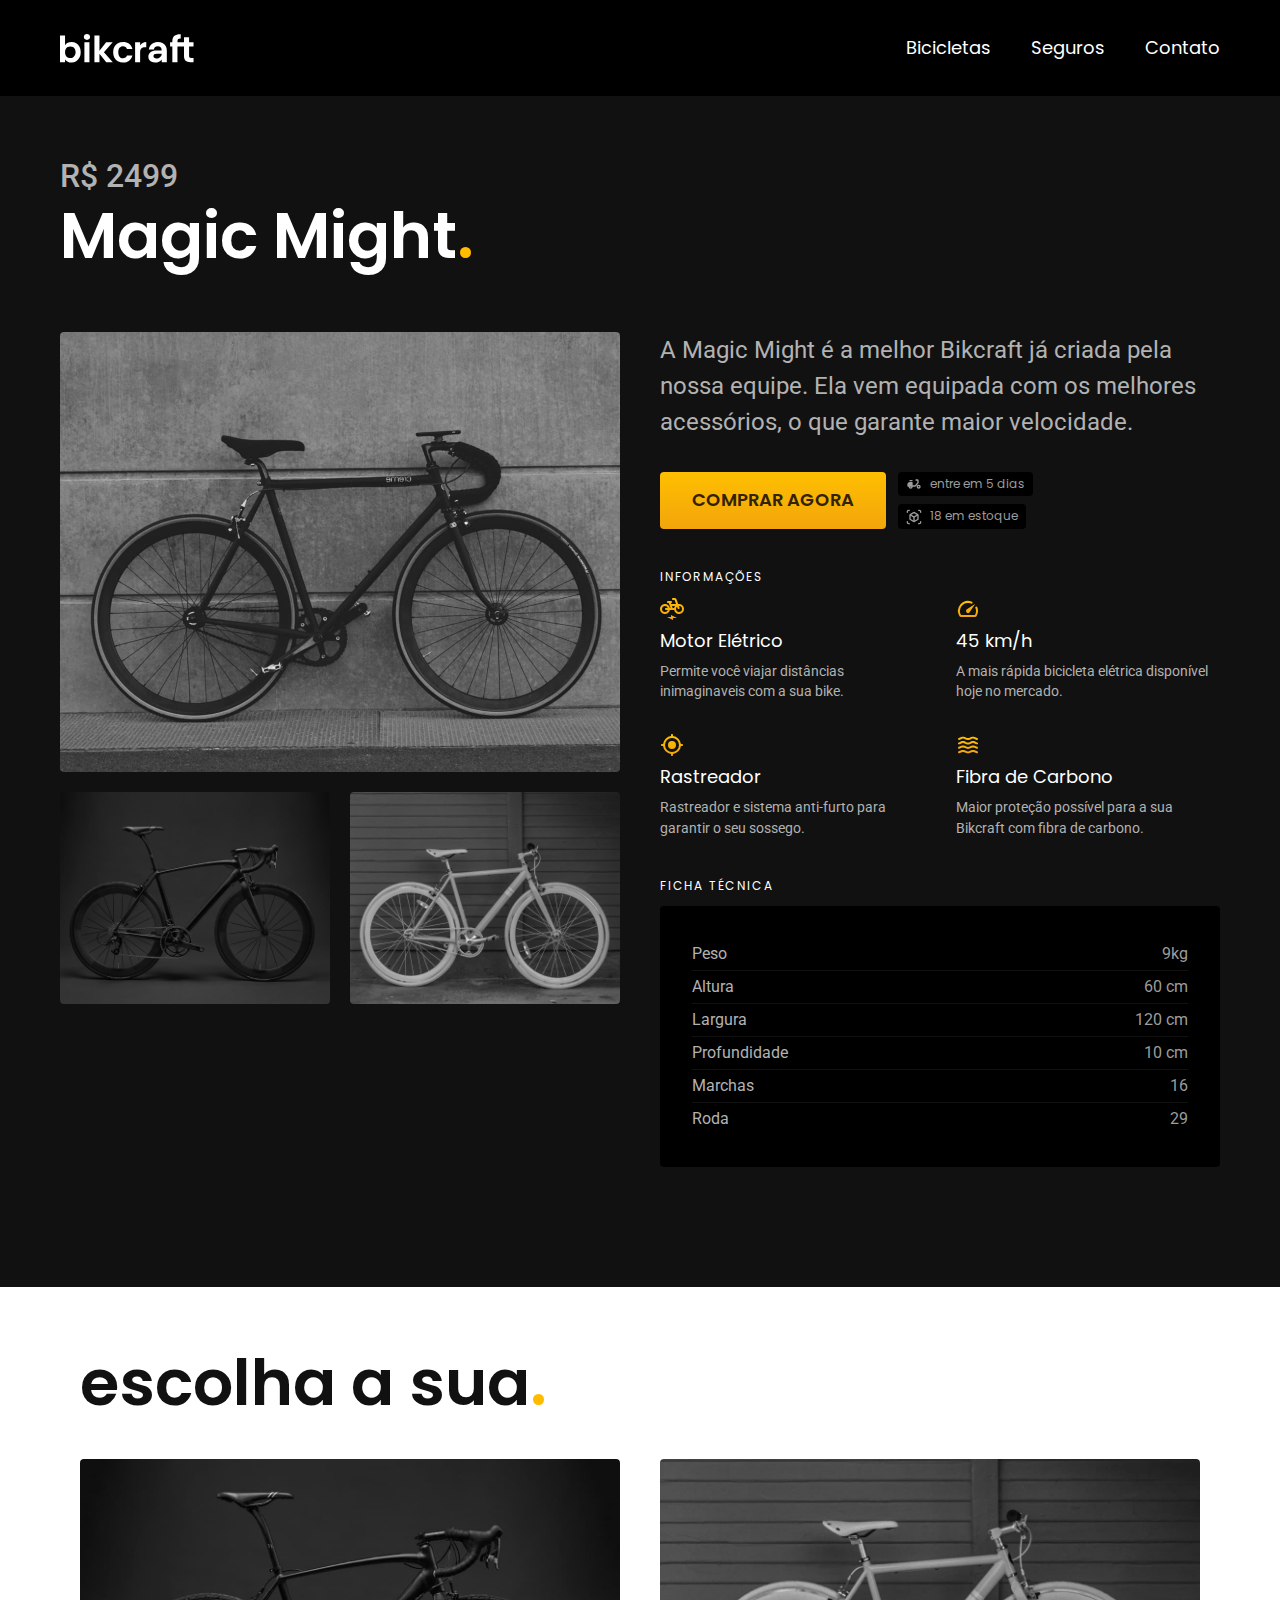
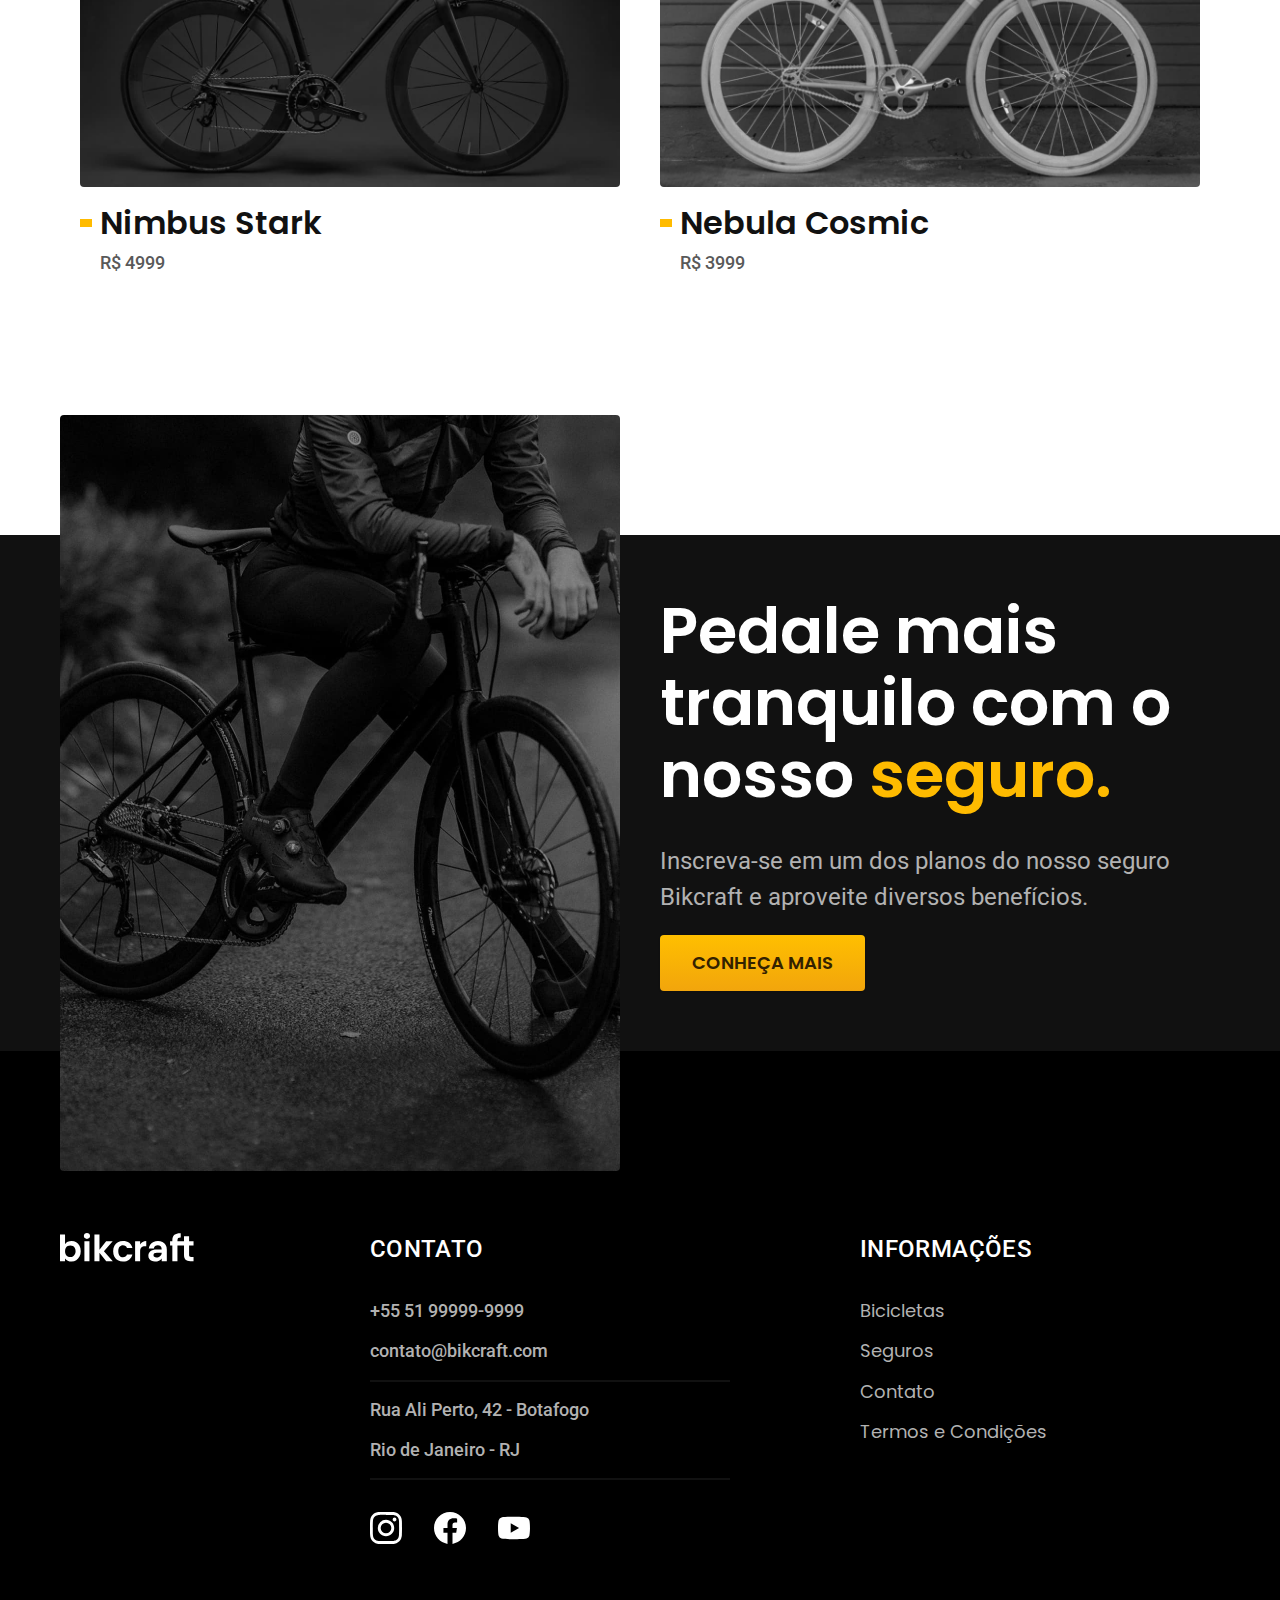
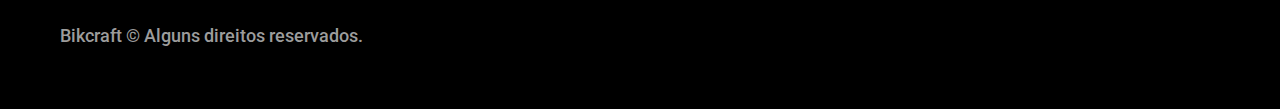
<file: bicicletas/magic.html>
<!DOCTYPE html>
<html lang="pt-br">

<head>
  <meta charset="UTF-8">
  <meta name="viewport" content="width=device-width, initial-scale=1.0">

  <title>Magic | Bikcraft</title>
  <meta name="description" content="Magic.">

  <link rel="stylesheet" href="../css/style.css">

  <link rel="preconnect" href="https://fonts.googleapis.com">
  <link rel="preconnect" href="https://fonts.gstatic.com" crossorigin>
  <link href="https://fonts.googleapis.com/css2?family=Merriweather:ital,wght@1,900&family=Poppins:wght@400;600&family=Roboto:wght@400;500&display=swap" rel="stylesheet">

<body id="bicicleta">
  <header class="header-bg">
    <div class="header container">
      <a href="../">
        <img src="../img/bikcraft.svg" alt="Bikcraft">
      </a>

      <nav aria-label="primaria">
        <ul class="header-menu font-1-m cor-0">
          <li><a href="../bicicletas.html">Bicicletas</a></li>
          <li><a href="../seguros.html">Seguros</a></li>
          <li><a href="../contato.html">Contato</a></li>
        </ul>
      </nav>
    </div>
  </header>

  <main class="titulo-bg">
    <div>
        <div class="titulo container">
            <p class="font-2-xl cor-5">R$ 2499</p>
            <h1 class="font-1-xxl cor-0">Magic Might<span class="cor-p1">.</span></h1>
        </div>
    </div>
    <div class="bicicleta container">
        <div class="bicicleta-imagens">
          <img src="../img/bicicleta/nimbus2.jpg" alt="">
            <img src="../img/bicicleta/nimbus1.jpg" alt="">
            <img src="../img/bicicleta/nimbus3.jpg" alt="">
        </div>
        <div class="bicicleta-conteudo">
            <p class="font-2-l cor-5">A Magic Might é a melhor Bikcraft já criada pela nossa equipe. Ela vem equipada com os melhores acessórios, o que garante maior velocidade.</p>
            <div class="bicicleta-comprar">
                <a class="botao" href="../orcamento.html">Comprar Agora</a>
                <span class="font-1-xs cor-6"><img src="../img/icones/entrega.svg" alt=""> entre em 5 dias</span>
                <span class="font-1-xs cor-6"><img src="../img/icones/estoque.svg" alt=""> 18 em estoque</span>
            </div>
            <h2 class="font-1-xs cor-0">Informações</h2>
            <ul class="bicicleta-informacoes">
                <li>
                    <img src="../img/icones/eletrica.svg" alt="">
                    <h3 class="font-1-m cor-0">Motor Elétrico</h3>
                    <p class="font-2-xs cor-5">Permite você viajar distâncias inimaginaveis com a sua bike.</p>
                </li>
                <li>
                    <img src="../img/icones/velocidade.svg" alt="">
                    <h3 class="font-1-m cor-0">45 km/h</h3>
                    <p class="font-2-xs cor-5">A mais rápida bicicleta elétrica disponível hoje no mercado.</p>
                </li>
                <li>
                    <img src="../img/icones/rastreador.svg" alt="">
                    <h3 class="font-1-m cor-0">Rastreador</h3>
                    <p class="font-2-xs cor-5">Rastreador e sistema anti-furto para garantir o seu sossego.</p>
                </li>
                <li>
                    <img src="../img/icones/carbono.svg" alt="">
                    <h3 class="font-1-m cor-0">Fibra de Carbono</h3>
                    <p class="font-2-xs cor-5">Maior proteção possível para a sua Bikcraft com fibra de carbono.</p>
                </li>
            </ul>
            <h2 class="font-1-xs cor-0">Ficha Técnica</h2>
            <ul class="bicicleta-ficha font-2-s cor-4">
                <li>Peso <span>9kg</span></li>
                <li>Altura <span>60 cm</span></li>
                <li>Largura <span>120 cm</span></li>
                <li>Profundidade <span>10 cm</span></li>
                <li>Marchas <span>16</span></li>
                <li>Roda <span>29</span></li>
            </ul>
        </div>
    </div>
  </main>

  <article class="bicicletas-lista container">
    <h2 class="container font-1-xxl">escolha a sua<span class="cor-p1">.</span></h2>

    <ul>
      <li>
        <a href="./nimbus.html">
          <img src="../img/bicicletas/nimbus.jpg" alt="Bicicleta preta">
          <h3 class="font-1-xl">Nimbus Stark</h3>
          <span class="font-2-m cor-8">R$ 4999</span>
        </a>
      </li>
      <li>
        <a href="./nebula.html">
          <img src="../img/bicicletas/nebula.jpg" alt="Bicicleta preta">
          <h3 class="font-1-xl">Nebula Cosmic</h3>
          <span class="font-2-m cor-8">R$ 3999</span>
        </a>
      </li>
    </ul>
  </article>

  <article class="seguro-bg">
    <div class="seguro container">
        <div class="seguro-imagem">
            <img src="../img/fotos/seguros.jpg" alt="Pessoa parada em cima de uma bicicleta">
        </div>
        <div class="seguro-conteudo">
            <h2 class="font-1-xxl cor-0">Pedale mais tranquilo com o nosso <span class="cor-p1">seguro.</span></h2>
            <p class="font-2-l cor-5">Inscreva-se em um dos planos do nosso seguro Bikcraft e aproveite diversos benefícios.</p>
            <a class="botao" href="../seguros.html">Conheça Mais</a>
        </div>
    </div>
  </article>

  <footer class="footer-bg">
    <div class="footer container">
      <img src="../img/bikcraft.svg" alt="Bikcraft">
      <div class="footer-contato">
        <h3 class="font-2-l-b cor-0">Contato</h3>
        <ul class="font-2-m cor-5">
          <li><a href="tel:+5551999999999">+55 51 99999-9999</a></li>
          <li><a href="mailto:contato@bikcraft.com">contato@bikcraft.com</a></li>
          <li>Rua Ali Perto, 42 - Botafogo</li>
          <li>Rio de Janeiro - RJ</li>
        </ul>
        <div class="footer-redes">
          <a href="../">
            <img src="../img/redes/instagram.svg" alt="Instagram">
          </a>
          <a href="../">
            <img src="../img/redes/facebook.svg" alt="Facebook">
          </a>
          <a href="../">
            <img src="../img/redes/youtube.svg" alt="Youtube">
          </a>
        </div>
      </div>
      <div class="footer-informacoes">
        <h3 class="font-2-l-b cor-0">Informações</h3>
        <nav>
          <ul class="font-1-m cor-5">
            <li><a href="../bicicletas.html">Bicicletas</a></li>
            <li><a href="../seguros.html">Seguros</a></li>
            <li><a href="../contato.html">Contato</a></li>
            <li><a href="../termos.html">Termos e Condições</a></li>
          </ul>
        </nav>
      </div>
      <p class="footer-copy font-2-m cor-6">Bikcraft © Alguns direitos reservados.</p>
    </div>
  </footer>
</body>
</file>
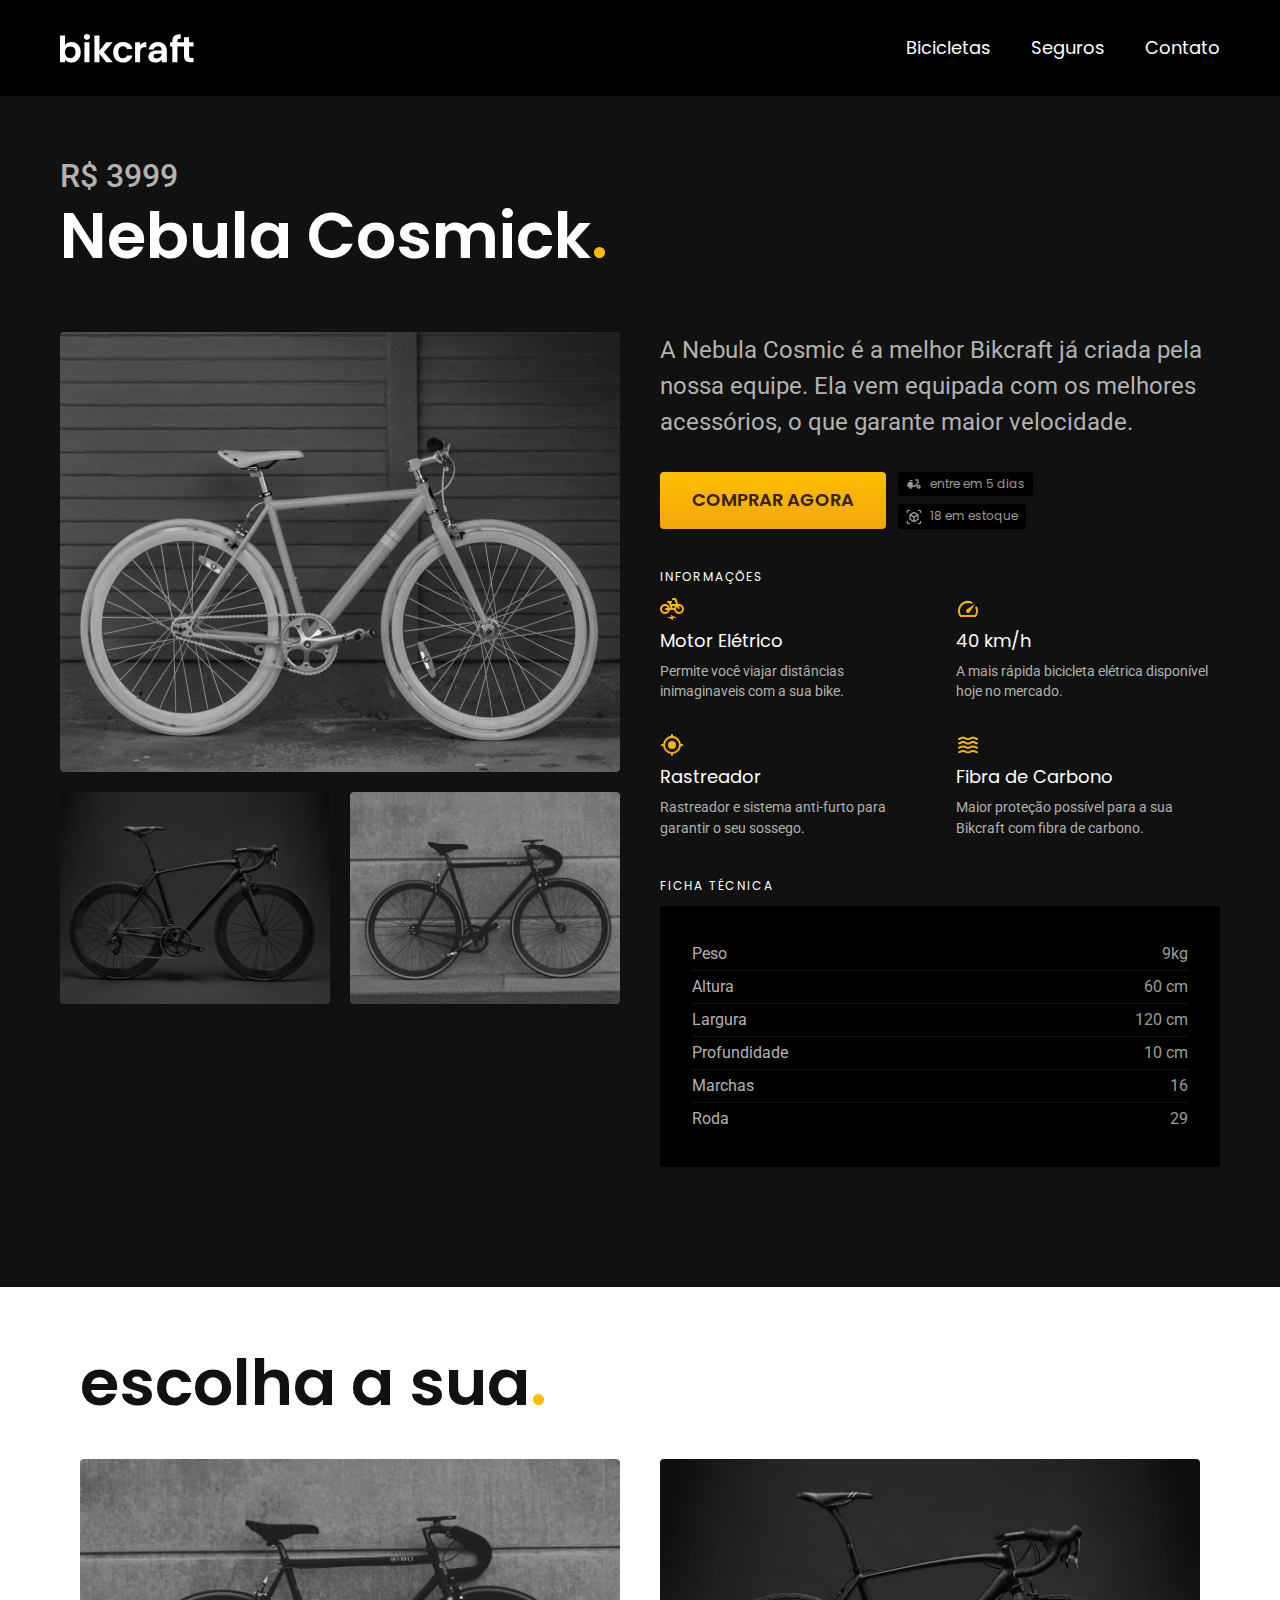
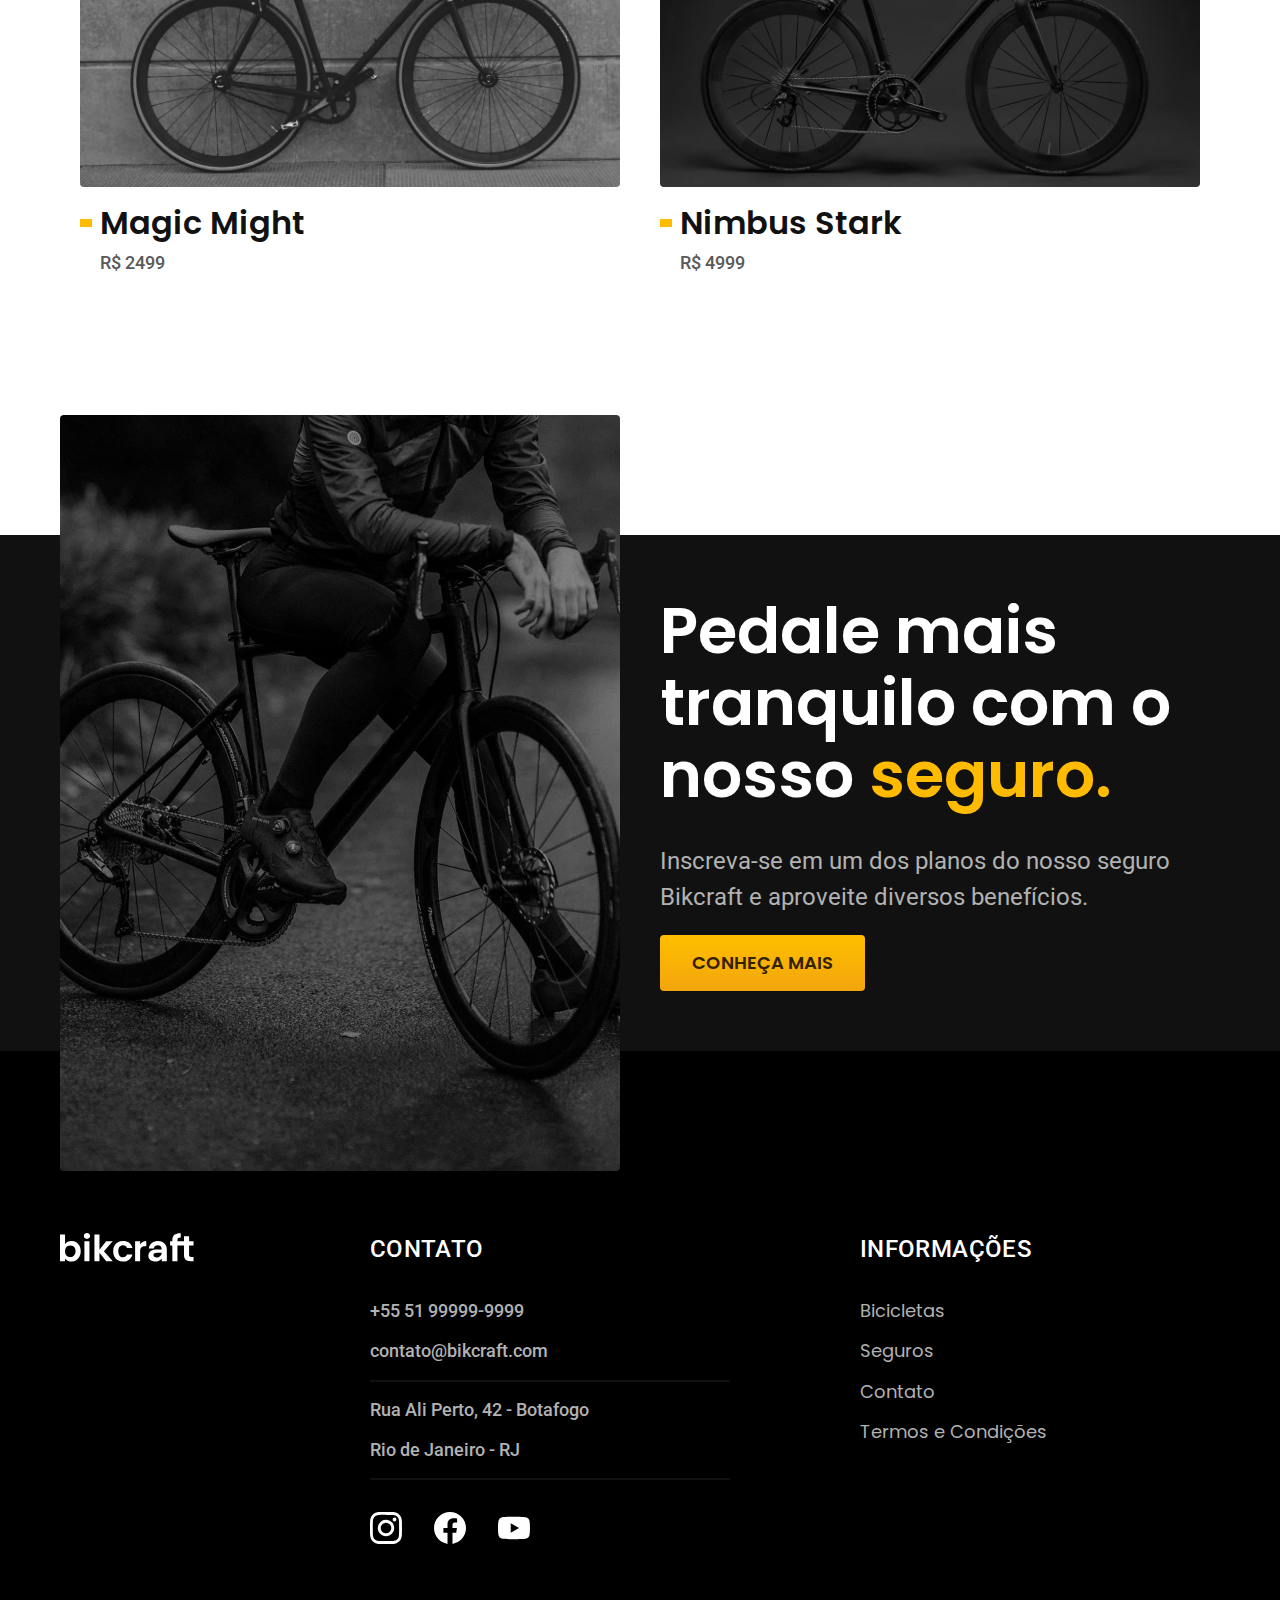
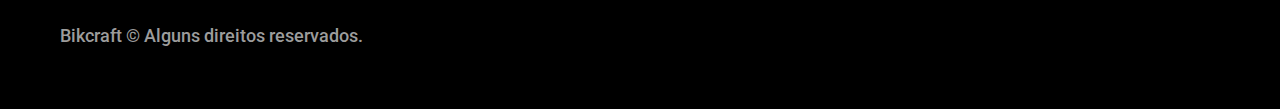
<file: bicicletas/nebula.html>
<!DOCTYPE html>
<html lang="pt-br">

<head>
  <meta charset="UTF-8">
  <meta name="viewport" content="width=device-width, initial-scale=1.0">

  <title>Nebula | Bikcraft</title>
  <meta name="description" content="Nebula.">

  <link rel="stylesheet" href="../css/style.css">

  <link rel="preconnect" href="https://fonts.googleapis.com">
  <link rel="preconnect" href="https://fonts.gstatic.com" crossorigin>
  <link href="https://fonts.googleapis.com/css2?family=Merriweather:ital,wght@1,900&family=Poppins:wght@400;600&family=Roboto:wght@400;500&display=swap" rel="stylesheet">

<body id="bicicleta">
  <header class="header-bg">
    <div class="header container">
      <a href="../">
        <img src="../img/bikcraft.svg" alt="Bikcraft">
      </a>

      <nav aria-label="primaria">
        <ul class="header-menu font-1-m cor-0">
          <li><a href="../bicicletas.html">Bicicletas</a></li>
          <li><a href="../seguros.html">Seguros</a></li>
          <li><a href="../contato.html">Contato</a></li>
        </ul>
      </nav>
    </div>
  </header>

  <main class="titulo-bg">
    <div>
        <div class="titulo container">
            <p class="font-2-xl cor-5">R$ 3999</p>
            <h1 class="font-1-xxl cor-0">Nebula Cosmick<span class="cor-p1">.</span></h1>
        </div>
    </div>
    <div class="bicicleta container">
        <div class="bicicleta-imagens">
          <img src="../img/bicicleta/nimbus3.jpg" alt="">
            <img src="../img/bicicleta/nimbus1.jpg" alt="">
            <img src="../img/bicicleta/nimbus2.jpg" alt="">
        </div>
        <div class="bicicleta-conteudo">
            <p class="font-2-l cor-5">A Nebula Cosmic é a melhor Bikcraft já criada pela nossa equipe. Ela vem equipada com os melhores acessórios, o que garante maior velocidade.</p>
            <div class="bicicleta-comprar">
                <a class="botao" href="../orcamento.html">Comprar Agora</a>
                <span class="font-1-xs cor-6"><img src="../img/icones/entrega.svg" alt=""> entre em 5 dias</span>
                <span class="font-1-xs cor-6"><img src="../img/icones/estoque.svg" alt=""> 18 em estoque</span>
            </div>
            <h2 class="font-1-xs cor-0">Informações</h2>
            <ul class="bicicleta-informacoes">
                <li>
                    <img src="../img/icones/eletrica.svg" alt="">
                    <h3 class="font-1-m cor-0">Motor Elétrico</h3>
                    <p class="font-2-xs cor-5">Permite você viajar distâncias inimaginaveis com a sua bike.</p>
                </li>
                <li>
                    <img src="../img/icones/velocidade.svg" alt="">
                    <h3 class="font-1-m cor-0">40 km/h</h3>
                    <p class="font-2-xs cor-5">A mais rápida bicicleta elétrica disponível hoje no mercado.</p>
                </li>
                <li>
                    <img src="../img/icones/rastreador.svg" alt="">
                    <h3 class="font-1-m cor-0">Rastreador</h3>
                    <p class="font-2-xs cor-5">Rastreador e sistema anti-furto para garantir o seu sossego.</p>
                </li>
                <li>
                    <img src="../img/icones/carbono.svg" alt="">
                    <h3 class="font-1-m cor-0">Fibra de Carbono</h3>
                    <p class="font-2-xs cor-5">Maior proteção possível para a sua Bikcraft com fibra de carbono.</p>
                </li>
            </ul>
            <h2 class="font-1-xs cor-0">Ficha Técnica</h2>
            <ul class="bicicleta-ficha font-2-s cor-4">
                <li>Peso <span>9kg</span></li>
                <li>Altura <span>60 cm</span></li>
                <li>Largura <span>120 cm</span></li>
                <li>Profundidade <span>10 cm</span></li>
                <li>Marchas <span>16</span></li>
                <li>Roda <span>29</span></li>
            </ul>
        </div>
    </div>
  </main>

  <article class="bicicletas-lista container">
    <h2 class="container font-1-xxl">escolha a sua<span class="cor-p1">.</span></h2>

    <ul>
      <li>
        <a href="./magic.html">
          <img src="../img/bicicletas/magic.jpg" alt="Bicicleta preta">
          <h3 class="font-1-xl">Magic Might</h3>
          <span class="font-2-m cor-8">R$ 2499</span>
        </a>
      </li>
      <li>
        <a href="./nimbus.html">
          <img src="../img/bicicletas/nimbus.jpg" alt="Bicicleta preta">
          <h3 class="font-1-xl">Nimbus Stark</h3>
          <span class="font-2-m cor-8">R$ 4999</span>
        </a>
      </li>
    </ul>
  </article>

  <article class="seguro-bg">
    <div class="seguro container">
        <div class="seguro-imagem">
            <img src="../img/fotos/seguros.jpg" alt="Pessoa parada em cima de uma bicicleta">
        </div>
        <div class="seguro-conteudo">
            <h2 class="font-1-xxl cor-0">Pedale mais tranquilo com o nosso <span class="cor-p1">seguro.</span></h2>
            <p class="font-2-l cor-5">Inscreva-se em um dos planos do nosso seguro Bikcraft e aproveite diversos benefícios.</p>
            <a class="botao" href="../seguros.html">Conheça Mais</a>
        </div>
    </div>
  </article>

  <footer class="footer-bg">
    <div class="footer container">
      <img src="../img/bikcraft.svg" alt="Bikcraft">
      <div class="footer-contato">
        <h3 class="font-2-l-b cor-0">Contato</h3>
        <ul class="font-2-m cor-5">
          <li><a href="tel:+5551999999999">+55 51 99999-9999</a></li>
          <li><a href="mailto:contato@bikcraft.com">contato@bikcraft.com</a></li>
          <li>Rua Ali Perto, 42 - Botafogo</li>
          <li>Rio de Janeiro - RJ</li>
        </ul>
        <div class="footer-redes">
          <a href="../">
            <img src="../img/redes/instagram.svg" alt="Instagram">
          </a>
          <a href="../">
            <img src="../img/redes/facebook.svg" alt="Facebook">
          </a>
          <a href="../">
            <img src="../img/redes/youtube.svg" alt="Youtube">
          </a>
        </div>
      </div>
      <div class="footer-informacoes">
        <h3 class="font-2-l-b cor-0">Informações</h3>
        <nav>
          <ul class="font-1-m cor-5">
            <li><a href="../bicicletas.html">Bicicletas</a></li>
            <li><a href="../seguros.html">Seguros</a></li>
            <li><a href="../contato.html">Contato</a></li>
            <li><a href="../termos.html">Termos e Condições</a></li>
          </ul>
        </nav>
      </div>
      <p class="footer-copy font-2-m cor-6">Bikcraft © Alguns direitos reservados.</p>
    </div>
  </footer>
</body>
</file>
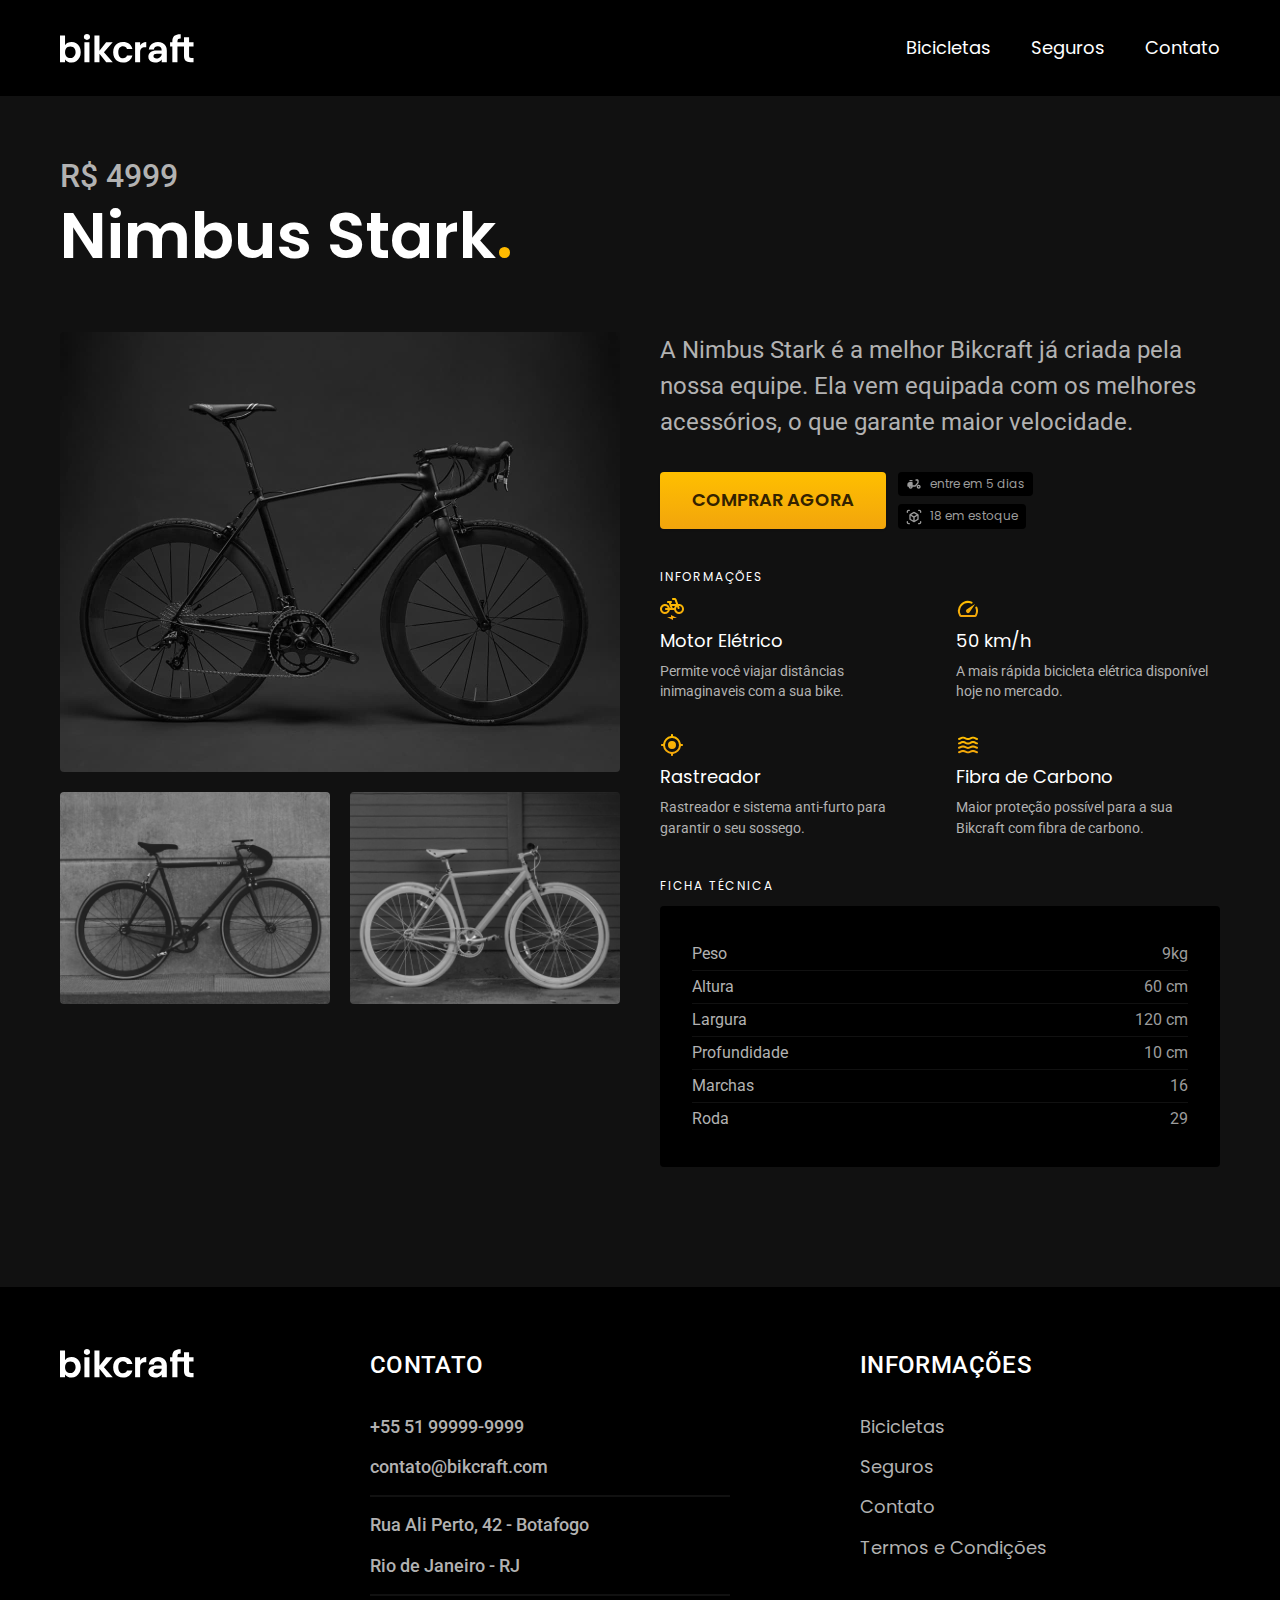
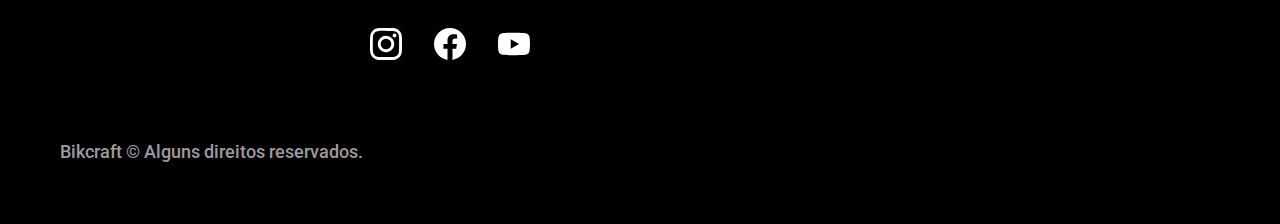
<file: bicicletas/nimbus.html>
<!DOCTYPE html>
<html lang="pt-br">

<head>
  <meta charset="UTF-8">
  <meta name="viewport" content="width=device-width, initial-scale=1.0">

  <title>Nimbus | Bikcraft</title>
  <meta name="description" content="Termos e condições.">

  <link rel="stylesheet" href="../css/style.css">

  <link rel="preconnect" href="https://fonts.googleapis.com">
  <link rel="preconnect" href="https://fonts.gstatic.com" crossorigin>
  <link href="https://fonts.googleapis.com/css2?family=Merriweather:ital,wght@1,900&family=Poppins:wght@400;600&family=Roboto:wght@400;500&display=swap" rel="stylesheet">

<body id="bicicleta">
  <header class="header-bg">
    <div class="header container">
      <a href="../">
        <img src="../img/bikcraft.svg" alt="Bikcraft">
      </a>

      <nav aria-label="primaria">
        <ul class="header-menu font-1-m cor-0">
          <li><a href="../bicicletas.html">Bicicletas</a></li>
          <li><a href="../seguros.html">Seguros</a></li>
          <li><a href="../contato.html">Contato</a></li>
        </ul>
      </nav>
    </div>
  </header>

  <main class="titulo-bg">
    <div>
        <div class="titulo container">
            <p class="font-2-xl cor-5">R$ 4999</p>
            <h1 class="font-1-xxl cor-0">Nimbus Stark<span class="cor-p1">.</span></h1>
        </div>
    </div>
    <div class="bicicleta container">
        <div class="bicicleta-imagens">
            <img src="../img/bicicleta/nimbus1.jpg" alt="">
            <img src="../img/bicicleta/nimbus2.jpg" alt="">
            <img src="../img/bicicleta/nimbus3.jpg" alt="">
        </div>
        <div class="bicicleta-conteudo">
            <p class="font-2-l cor-5">A Nimbus Stark é a melhor Bikcraft já criada pela nossa equipe. Ela vem equipada com os melhores acessórios, o que garante maior velocidade.</p>
            <div class="bicicleta-comprar">
                <a class="botao" href="../orcamento.html">Comprar Agora</a>
                <span class="font-1-xs cor-6"><img src="../img/icones/entrega.svg" alt=""> entre em 5 dias</span>
                <span class="font-1-xs cor-6"><img src="../img/icones/estoque.svg" alt=""> 18 em estoque</span>
            </div>
            <h2 class="font-1-xs cor-0">Informações</h2>
            <ul class="bicicleta-informacoes">
                <li>
                    <img src="../img/icones/eletrica.svg" alt="">
                    <h3 class="font-1-m cor-0">Motor Elétrico</h3>
                    <p class="font-2-xs cor-5">Permite você viajar distâncias inimaginaveis com a sua bike.</p>
                </li>
                <li>
                    <img src="../img/icones/velocidade.svg" alt="">
                    <h3 class="font-1-m cor-0">50 km/h</h3>
                    <p class="font-2-xs cor-5">A mais rápida bicicleta elétrica disponível hoje no mercado.</p>
                </li>
                <li>
                    <img src="../img/icones/rastreador.svg" alt="">
                    <h3 class="font-1-m cor-0">Rastreador</h3>
                    <p class="font-2-xs cor-5">Rastreador e sistema anti-furto para garantir o seu sossego.</p>
                </li>
                <li>
                    <img src="../img/icones/carbono.svg" alt="">
                    <h3 class="font-1-m cor-0">Fibra de Carbono</h3>
                    <p class="font-2-xs cor-5">Maior proteção possível para a sua Bikcraft com fibra de carbono.</p>
                </li>
            </ul>
            <h2 class="font-1-xs cor-0">Ficha Técnica</h2>
            <ul class="bicicleta-ficha font-2-s cor-4">
                <li>Peso <span>9kg</span></li>
                <li>Altura <span>60 cm</span></li>
                <li>Largura <span>120 cm</span></li>
                <li>Profundidade <span>10 cm</span></li>
                <li>Marchas <span>16</span></li>
                <li>Roda <span>29</span></li>
            </ul>
        </div>
    </div>
  </main>

  <footer class="footer-bg">
    <div class="footer container">
      <img src="../img/bikcraft.svg" alt="Bikcraft">
      <div class="footer-contato">
        <h3 class="font-2-l-b cor-0">Contato</h3>
        <ul class="font-2-m cor-5">
          <li><a href="tel:+5551999999999">+55 51 99999-9999</a></li>
          <li><a href="mailto:contato@bikcraft.com">contato@bikcraft.com</a></li>
          <li>Rua Ali Perto, 42 - Botafogo</li>
          <li>Rio de Janeiro - RJ</li>
        </ul>
        <div class="footer-redes">
          <a href="../">
            <img src="../img/redes/instagram.svg" alt="Instagram">
          </a>
          <a href="../">
            <img src="../img/redes/facebook.svg" alt="Facebook">
          </a>
          <a href="../">
            <img src="../img/redes/youtube.svg" alt="Youtube">
          </a>
        </div>
      </div>
      <div class="footer-informacoes">
        <h3 class="font-2-l-b cor-0">Informações</h3>
        <nav>
          <ul class="font-1-m cor-5">
            <li><a href="../bicicletas.html">Bicicletas</a></li>
            <li><a href="../seguros.html">Seguros</a></li>
            <li><a href="../contato.html">Contato</a></li>
            <li><a href="../termos.html">Termos e Condições</a></li>
          </ul>
        </nav>
      </div>
      <p class="footer-copy font-2-m cor-6">Bikcraft © Alguns direitos reservados.</p>
    </div>
  </footer>
</body>
</file>
<file: css/style.css>
@import "./global/global.css";
@import "./utilidades/tipografia.css";
@import "./utilidades/cores.css";

@import "./global/header.css";
@import "./global/footer.css";

/* Utilidades */
@import "./utilidades/componentes.css";
@import "./utilidades/formulario.css";

/* Home */
@import "./home/introducao.css";
@import "./home/tecnologia.css";
@import "./home/parceiros.css";
@import "./home/depoimento.css";

/* Bicicletas */
@import "./bicicletas/bicicletas-lista.css";
@import "./bicicletas/bicicletas.css";

/* Bicicleta */
@import "./bicicleta/bicicleta.css";
@import "./bicicleta/seguro.css";

/* Seguros */
@import "./seguros/seguros.css";
@import "./seguros/vantagens.css";
@import "./seguros/perguntas.css";

/* Contato */
@import "./contato/contato.css";
@import "./contato/lojas.css";

/* Termos */
@import "./termos/termos.css";
</file>
